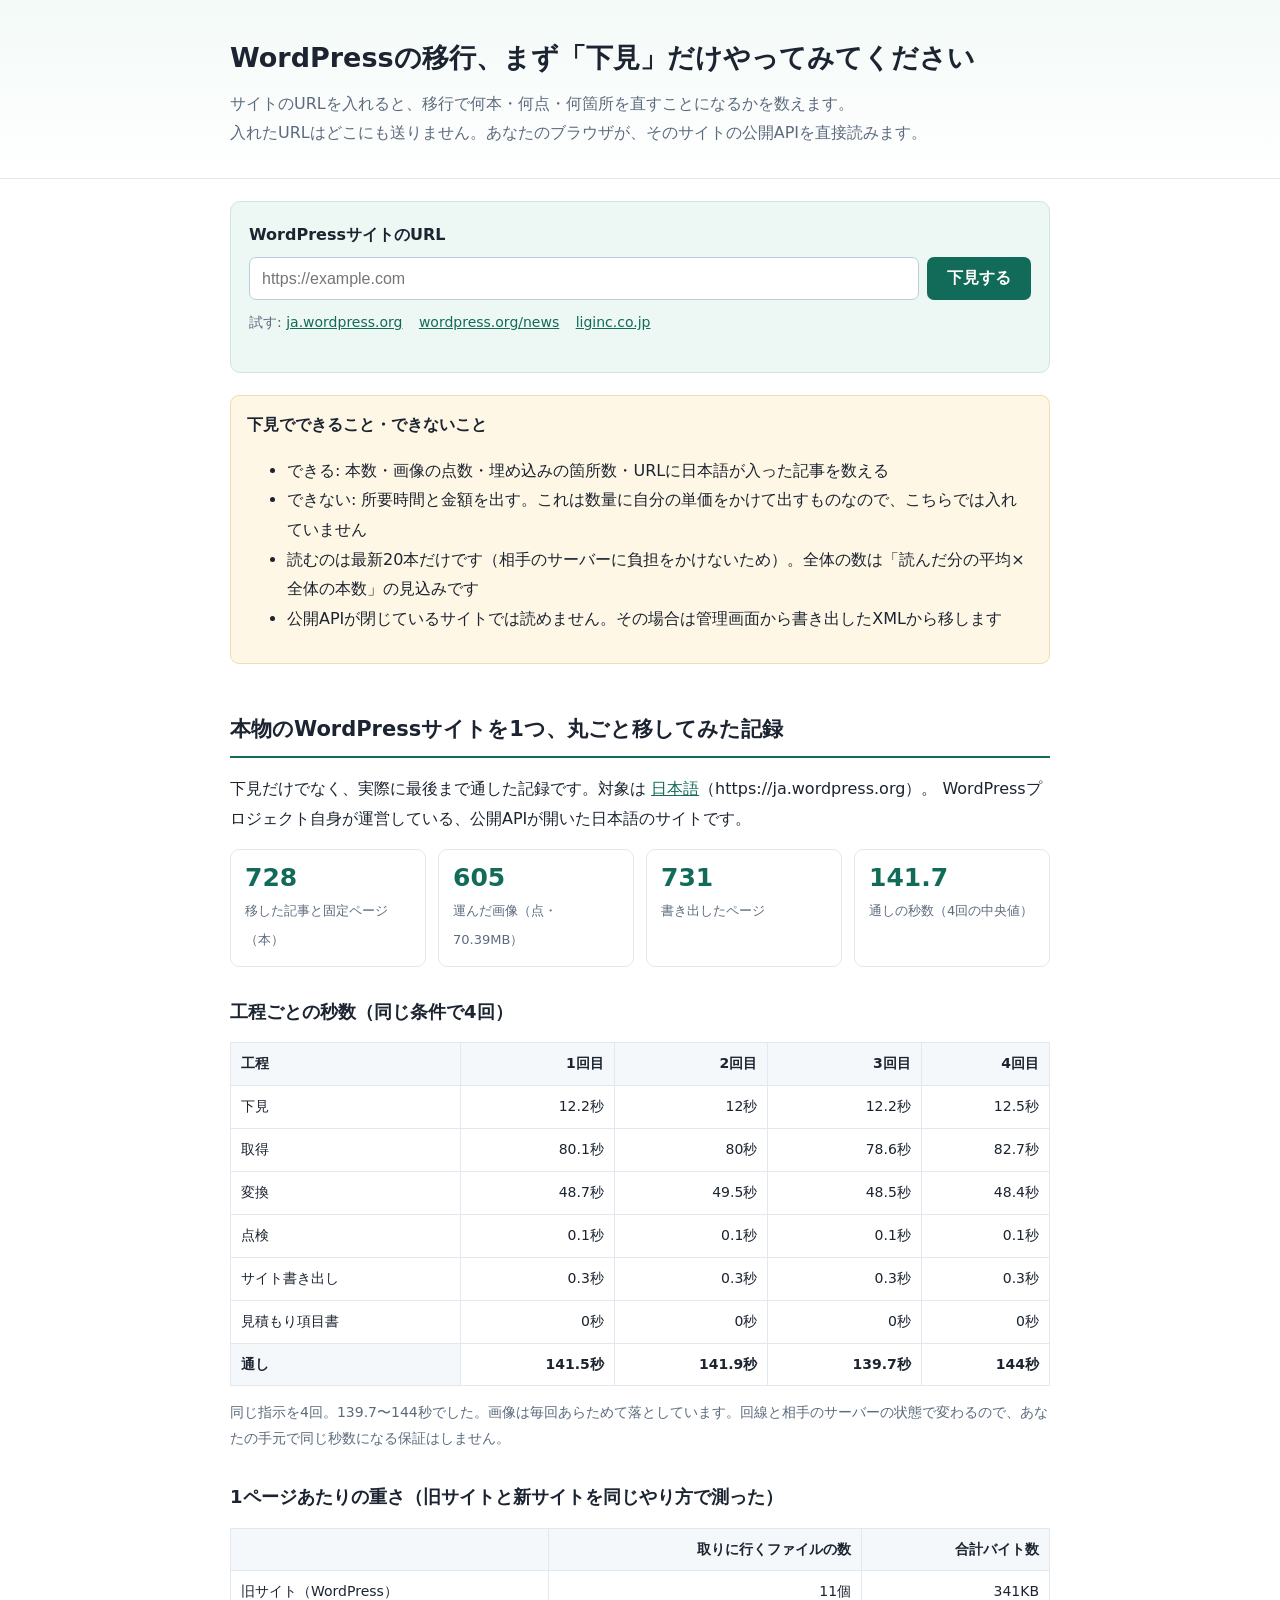
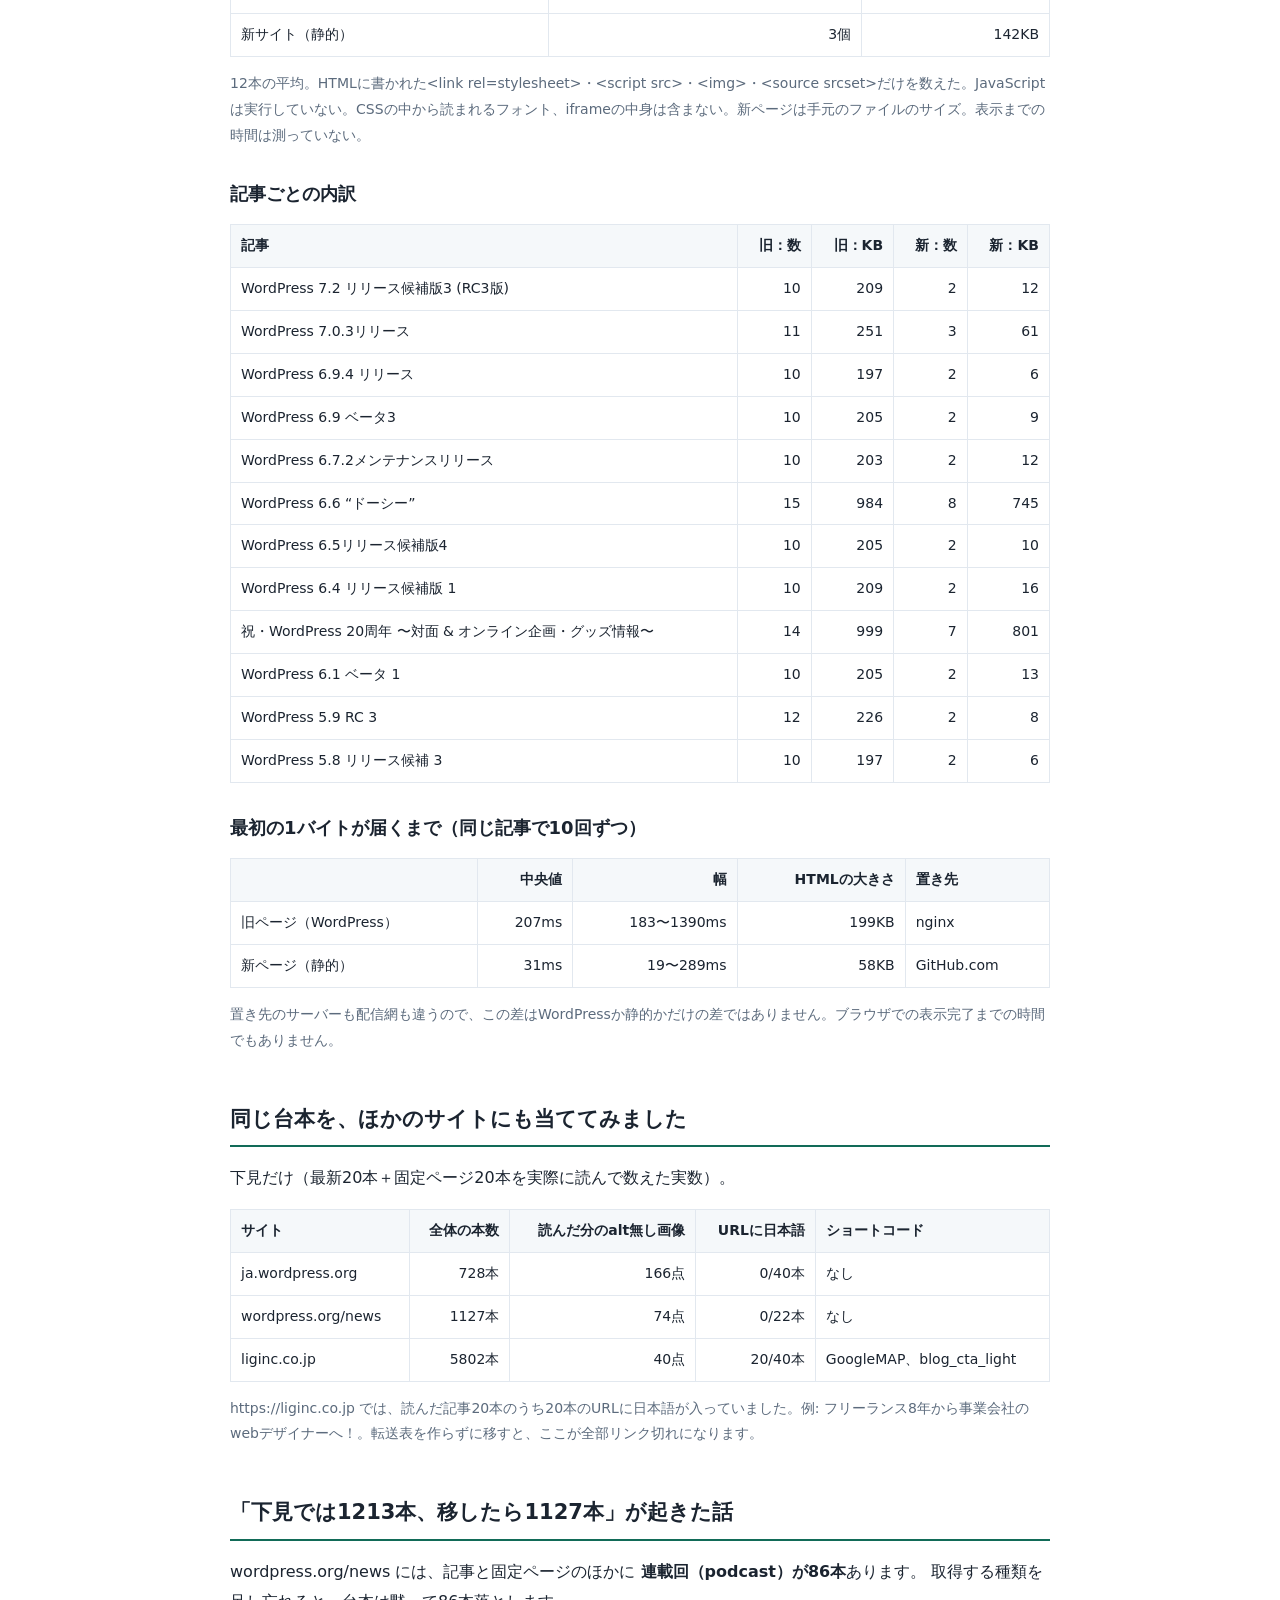
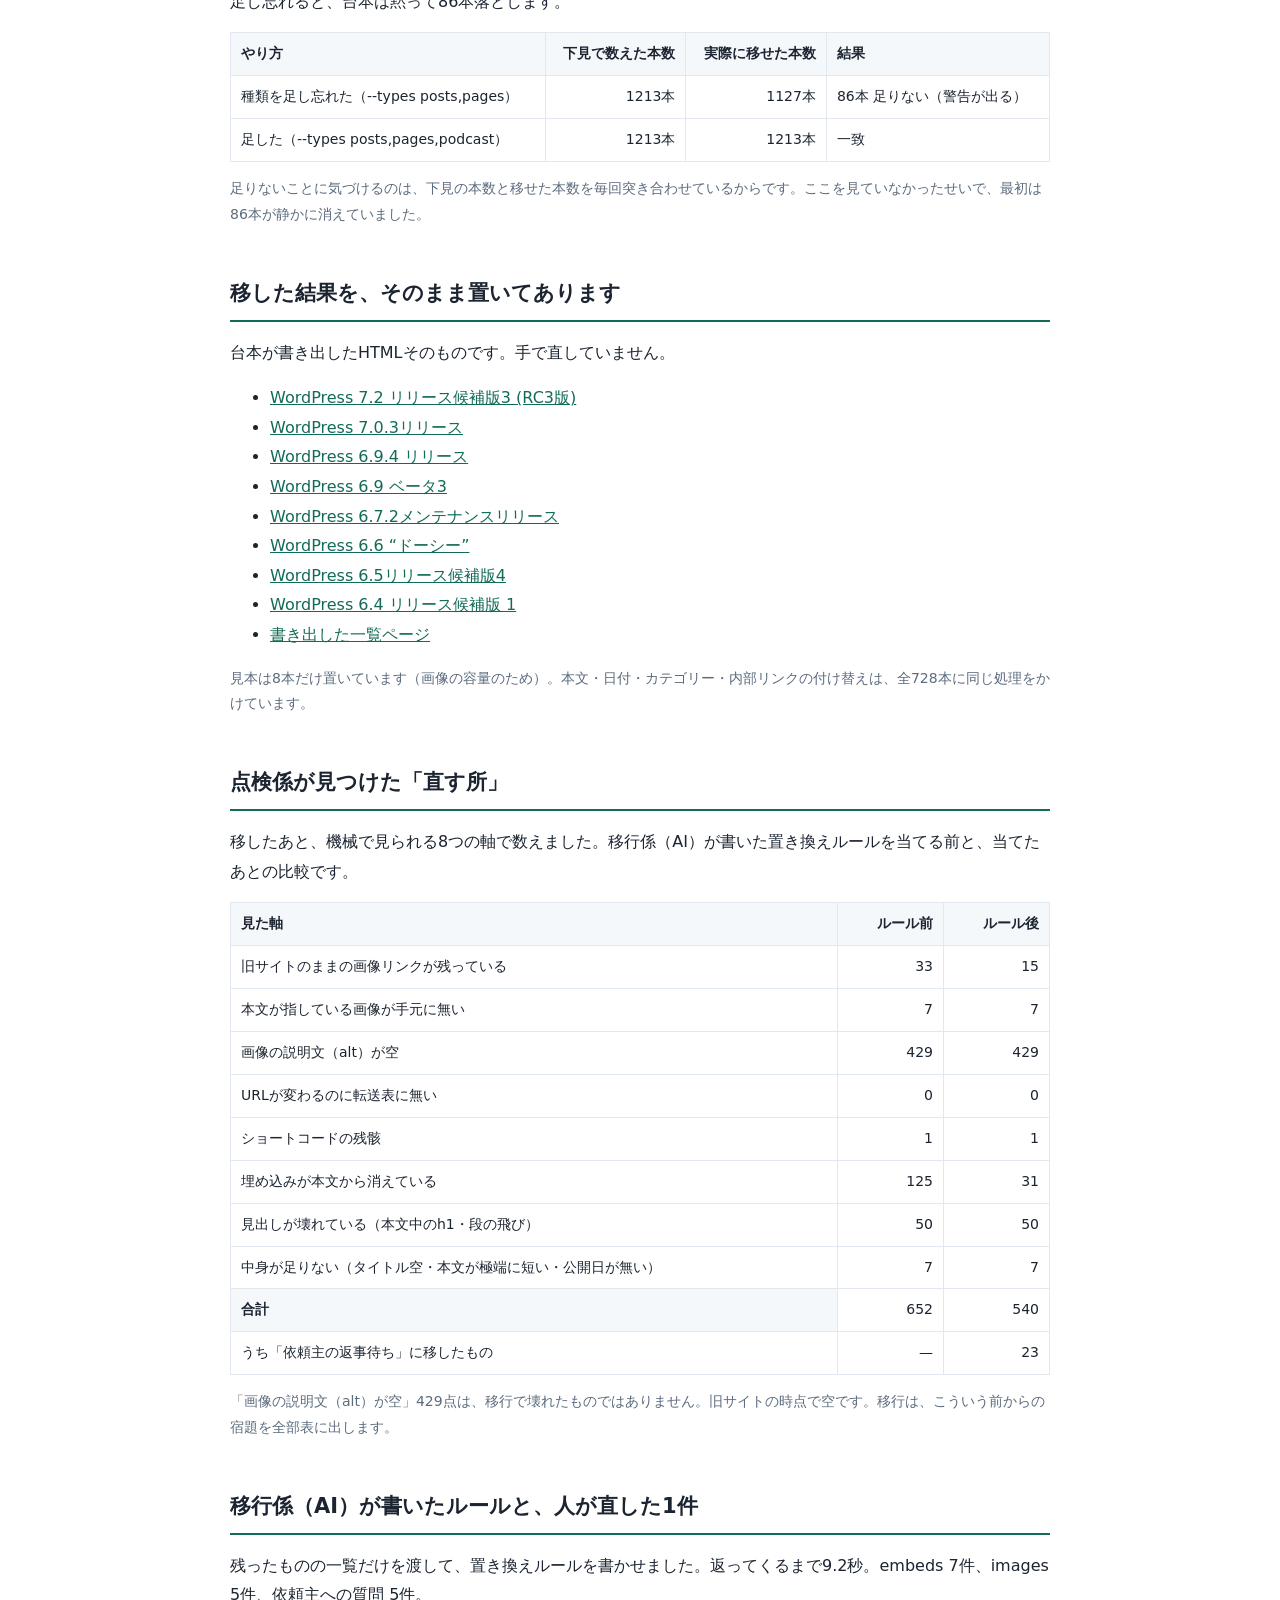
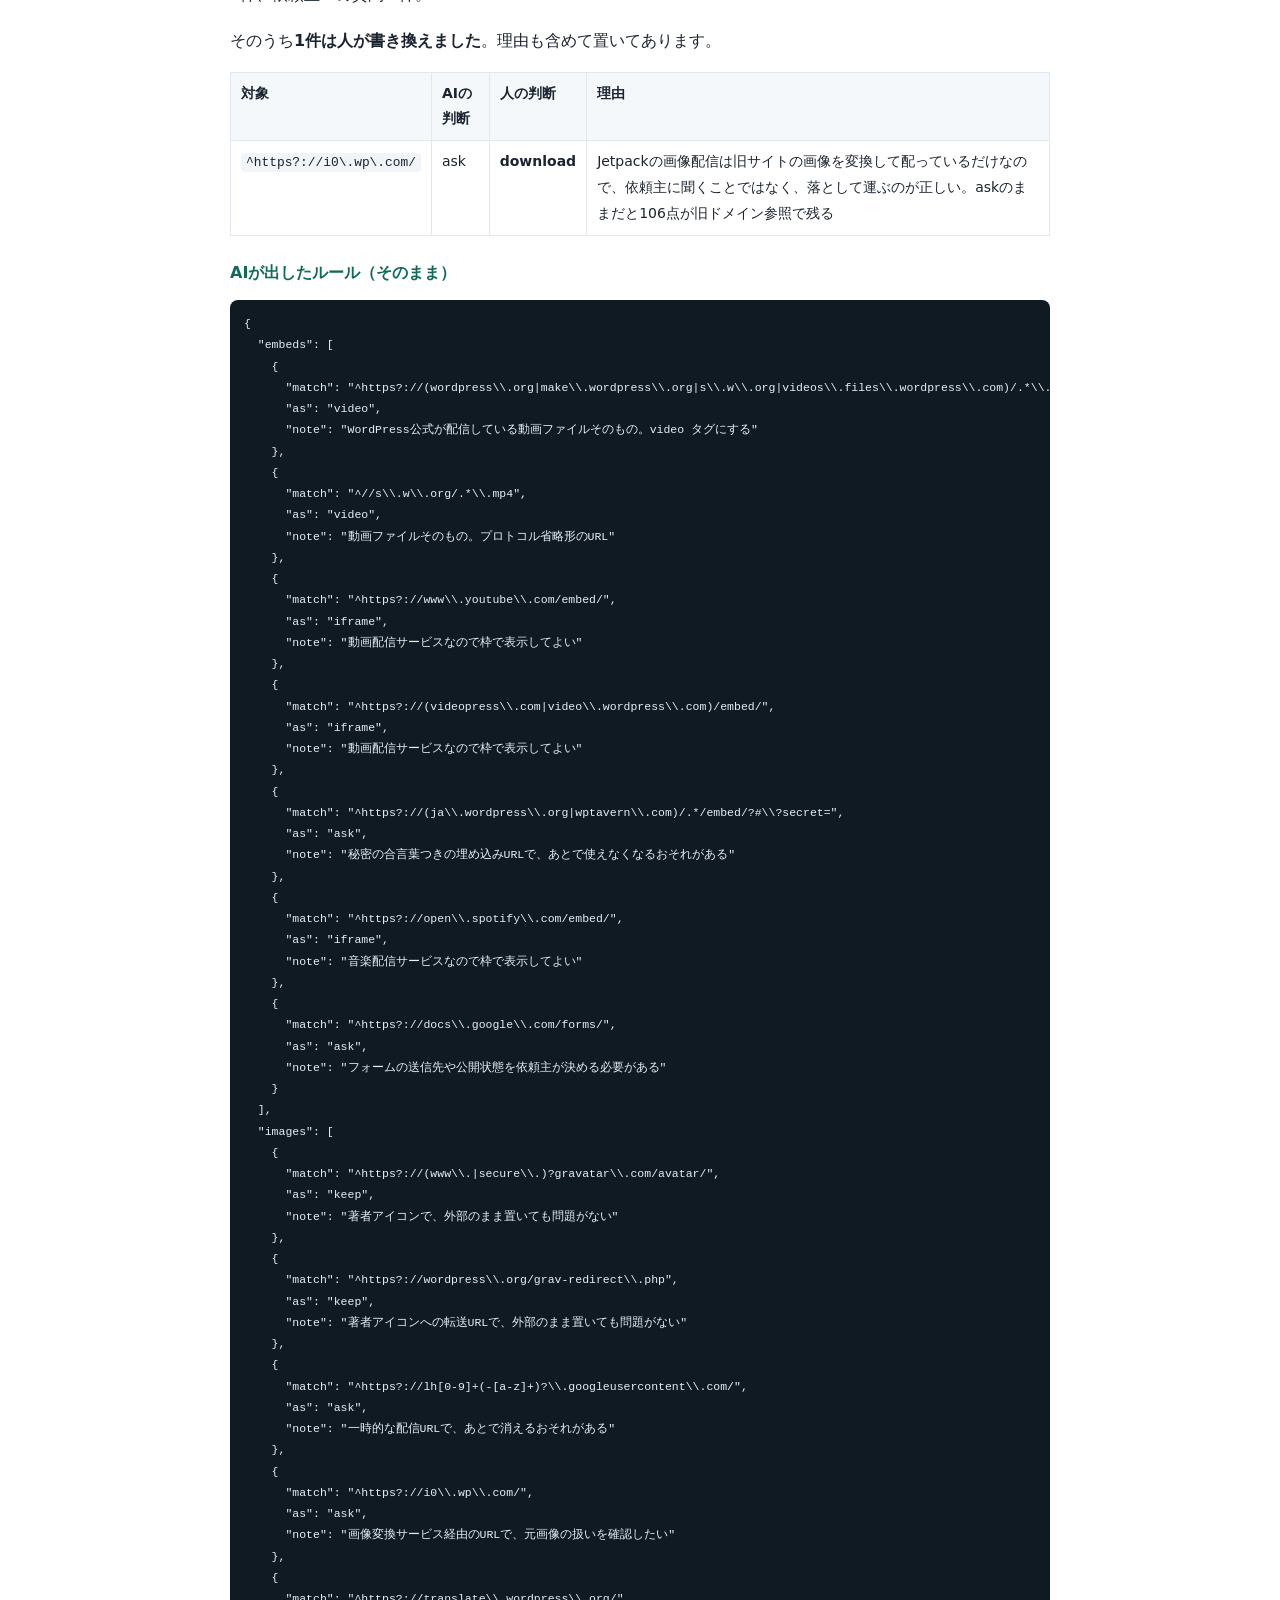
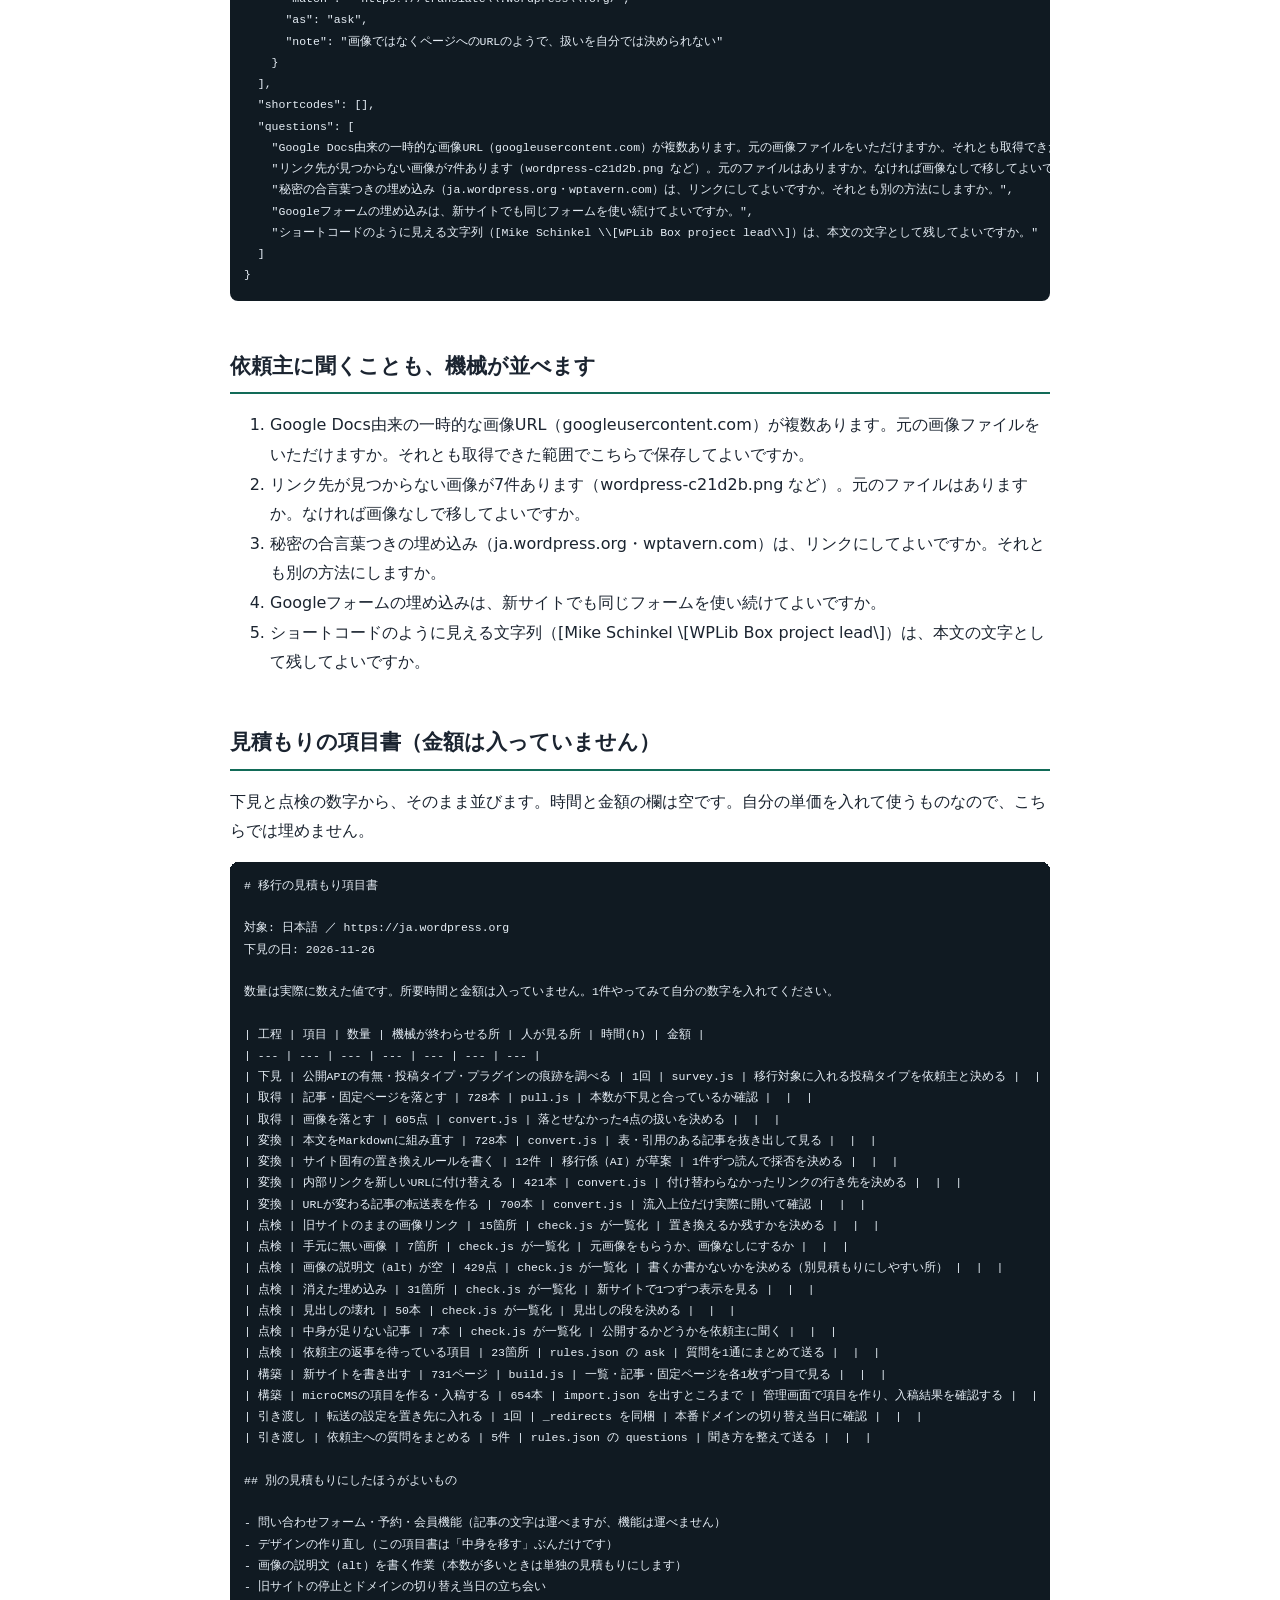
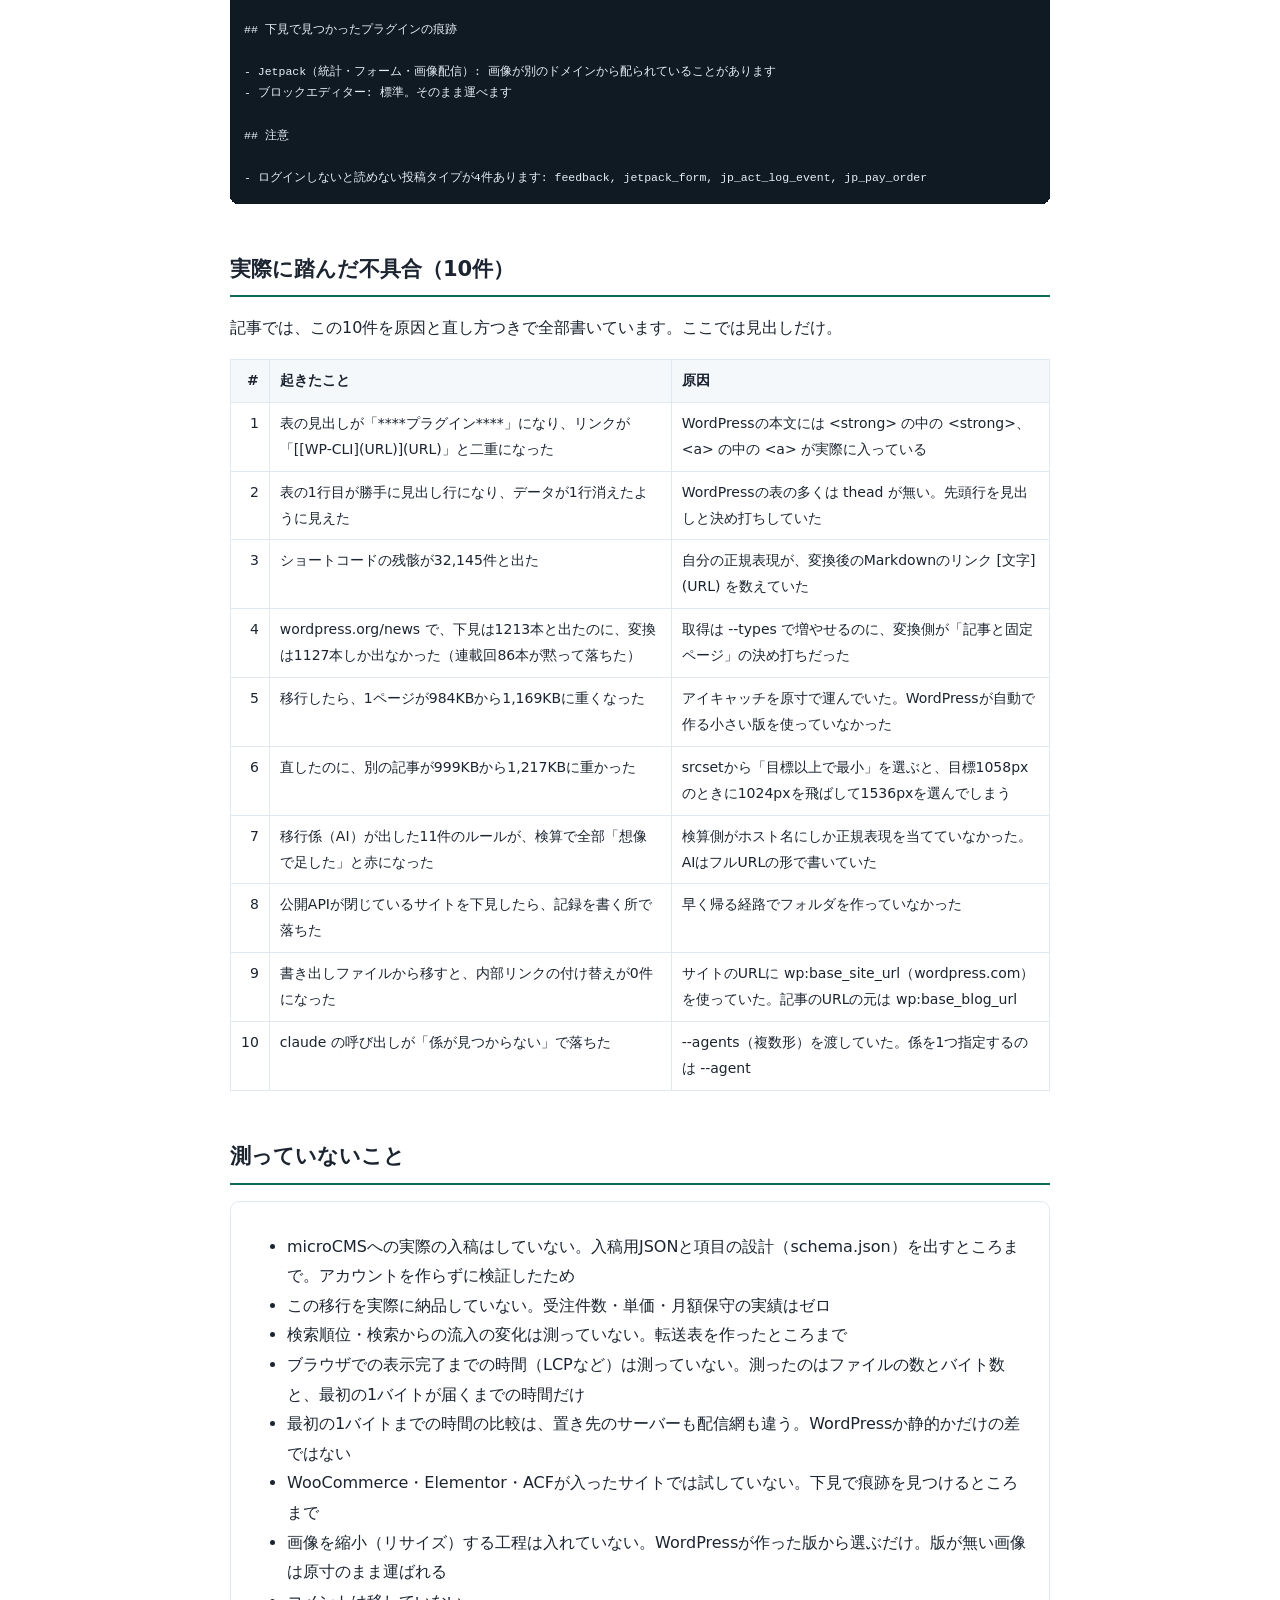
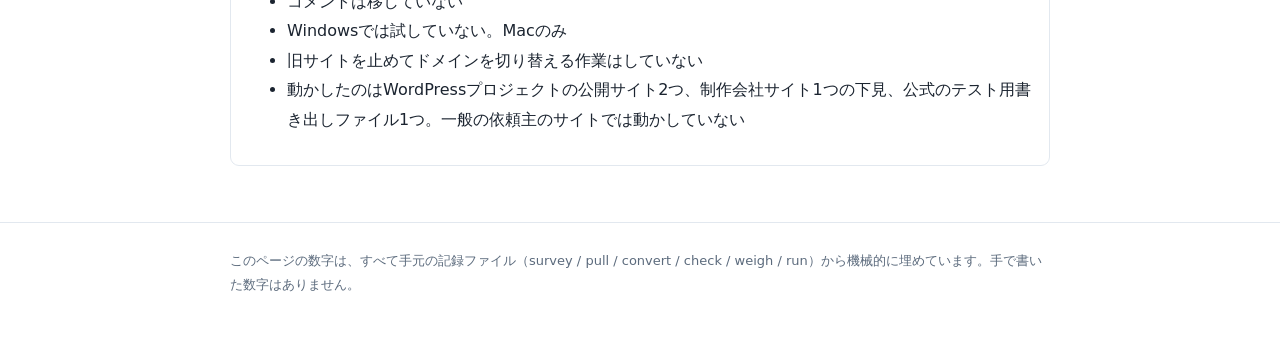
<file: index.html>
<!doctype html>
<html lang="ja">
<meta charset="utf-8">
<meta name="viewport" content="width=device-width,initial-scale=1">
<title>WordPress移行の下見ツール｜実測つきの見本</title>
<meta name="description" content="WordPressサイトのURLを入れると、移行で何本・何点・何箇所を直すことになるかをブラウザの中だけで数えます。本物のWordPressサイト728本を移した実測つき。">
<style>
:root{--ink:#1b2430;--mute:#5c6b7d;--line:#e2e8ef;--bg:#fff;--acc:#126b58;--accbg:#edf7f4;--bad:#b23;--warn:#fff7e6}
*{box-sizing:border-box}
body{margin:0;background:var(--bg);color:var(--ink);font:16px/1.85 system-ui,-apple-system,"Hiragino Kaku Gothic ProN","Noto Sans JP",sans-serif}
.wrap{max-width:860px;margin:0 auto;padding:0 20px}
a{color:var(--acc)}
header{background:linear-gradient(180deg,#f3faf8,#fff);border-bottom:1px solid var(--line);padding:38px 0 30px}
h1{font-size:27px;line-height:1.5;margin:0 0 10px}
h2{font-size:21px;margin:46px 0 12px;padding-bottom:7px;border-bottom:2px solid var(--acc)}
h3{font-size:18px;margin:28px 0 8px}
h4{font-size:16px;margin:22px 0 6px;color:var(--acc)}
.lead{color:var(--mute);margin:0}
form{background:var(--accbg);border:1px solid #cfe6df;border-radius:10px;padding:18px;margin:22px 0}
label{display:block;font-weight:600;margin-bottom:8px}
.r{display:flex;gap:8px;flex-wrap:wrap}
input[type=url]{flex:1 1 260px;padding:11px 12px;font-size:16px;border:1px solid #bcd;border-radius:7px}
button{padding:11px 20px;font-size:16px;border:0;border-radius:7px;background:var(--acc);color:#fff;font-weight:600;cursor:pointer}
button:disabled{opacity:.5}
.samples{margin-top:10px;font-size:14px;color:var(--mute)}
.samples a{margin-right:12px}
#result{margin-top:18px}
#result table{border-collapse:collapse;width:100%;font-size:14px;margin:12px 0}
#result th,#result td{border:1px solid var(--line);padding:7px 9px;text-align:left;vertical-align:top}
#result thead tr th,#result thead tr td{background:#f5f8fa;font-weight:600}
table{border-collapse:collapse;width:100%;font-size:14px;margin:14px 0}
th,td{border:1px solid var(--line);padding:8px 10px;text-align:left;vertical-align:top}
th{background:#f5f8fa}
td.n,th.n{text-align:right;font-variant-numeric:tabular-nums}
.bad{background:#fdeeee;border:1px solid #f2c6c6;border-radius:8px;padding:12px}
.note{color:var(--mute);font-size:14px}
.log{color:var(--mute)}
pre{background:#101a22;color:#e6eef6;padding:14px;border-radius:8px;overflow-x:auto;font-size:12.5px;line-height:1.7}
code{background:#f1f4f8;padding:2px 5px;border-radius:4px;font-size:.92em}
pre code{background:none;padding:0}
.box{border:1px solid var(--line);border-radius:9px;padding:14px 16px;margin:16px 0}
.box.warn{background:var(--warn);border-color:#f0dcae}
.kpi{display:flex;gap:12px;flex-wrap:wrap;margin:16px 0}
.kpi div{flex:1 1 150px;border:1px solid var(--line);border-radius:9px;padding:12px 14px}
.kpi b{display:block;font-size:25px;line-height:1.3;color:var(--acc);font-variant-numeric:tabular-nums}
.kpi span{font-size:13px;color:var(--mute)}
footer{border-top:1px solid var(--line);margin-top:56px;padding:26px 0;color:var(--mute);font-size:13px}
ul.slugs{font-size:14px}
@media(prefers-color-scheme:dark){:root{--ink:#e6ecf3;--mute:#9bb;--line:#2a333f;--bg:#111821;--acc:#4ec3a7;--accbg:#16232a;--warn:#2b2516}
header{background:linear-gradient(180deg,#16232a,#111821)}th,#result thead tr th{background:#1a232d}code{background:#1a232d}
input[type=url]{background:#0d141b;color:#e6ecf3;border-color:#2a333f}.bad{background:#2b1718;border-color:#5a2c2c}}
</style>
<header><div class="wrap">
<h1>WordPressの移行、まず「下見」だけやってみてください</h1>
<p class="lead">サイトのURLを入れると、移行で何本・何点・何箇所を直すことになるかを数えます。<br>
入れたURLはどこにも送りません。あなたのブラウザが、そのサイトの公開APIを直接読みます。</p>
</div></header>

<main class="wrap">

<form id="shitami">
  <label for="site">WordPressサイトのURL</label>
  <div class="r">
    <input type="url" id="site" placeholder="https://example.com" autocomplete="url">
    <button id="go" type="submit">下見する</button>
  </div>
  <p class="samples">試す: 
    <a href="#" data-sample="https://ja.wordpress.org">ja.wordpress.org</a>
    <a href="#" data-sample="https://wordpress.org/news">wordpress.org/news</a>
    <a href="#" data-sample="https://liginc.co.jp">liginc.co.jp</a>
  </p>
  <div id="result"></div>
</form>

<div class="box warn">
<strong>下見でできること・できないこと</strong>
<ul>
<li>できる: 本数・画像の点数・埋め込みの箇所数・URLに日本語が入った記事を数える</li>
<li>できない: 所要時間と金額を出す。これは数量に自分の単価をかけて出すものなので、こちらでは入れていません</li>
<li>読むのは最新20本だけです（相手のサーバーに負担をかけないため）。全体の数は「読んだ分の平均×全体の本数」の見込みです</li>
<li>公開APIが閉じているサイトでは読めません。その場合は管理画面から書き出したXMLから移します</li>
</ul>
</div>

<h2>本物のWordPressサイトを1つ、丸ごと移してみた記録</h2>

<p>下見だけでなく、実際に最後まで通した記録です。対象は <a href="https://ja.wordpress.org">日本語</a>（https://ja.wordpress.org）。
WordPressプロジェクト自身が運営している、公開APIが開いた日本語のサイトです。</p>

<div class="kpi">
<div><b>728</b><span>移した記事と固定ページ（本）</span></div>
<div><b>605</b><span>運んだ画像（点・70.39MB）</span></div>
<div><b>731</b><span>書き出したページ</span></div>
<div><b>141.7</b><span>通しの秒数（4回の中央値）</span></div>
</div>

<h3>工程ごとの秒数（同じ条件で4回）</h3>
<table>
<thead><tr><th>工程</th><th class="n">1回目</th><th class="n">2回目</th><th class="n">3回目</th><th class="n">4回目</th></tr></thead>
<tbody>
<tr><td>下見</td><td class="n">12.2秒</td><td class="n">12秒</td><td class="n">12.2秒</td><td class="n">12.5秒</td></tr>
<tr><td>取得</td><td class="n">80.1秒</td><td class="n">80秒</td><td class="n">78.6秒</td><td class="n">82.7秒</td></tr>
<tr><td>変換</td><td class="n">48.7秒</td><td class="n">49.5秒</td><td class="n">48.5秒</td><td class="n">48.4秒</td></tr>
<tr><td>点検</td><td class="n">0.1秒</td><td class="n">0.1秒</td><td class="n">0.1秒</td><td class="n">0.1秒</td></tr>
<tr><td>サイト書き出し</td><td class="n">0.3秒</td><td class="n">0.3秒</td><td class="n">0.3秒</td><td class="n">0.3秒</td></tr>
<tr><td>見積もり項目書</td><td class="n">0秒</td><td class="n">0秒</td><td class="n">0秒</td><td class="n">0秒</td></tr>
<tr><th>通し</th><td class="n"><strong>141.5秒</strong></td><td class="n"><strong>141.9秒</strong></td><td class="n"><strong>139.7秒</strong></td><td class="n"><strong>144秒</strong></td></tr>
</tbody>
</table>
<p class="note">同じ指示を4回。139.7〜144秒でした。画像は毎回あらためて落としています。回線と相手のサーバーの状態で変わるので、あなたの手元で同じ秒数になる保証はしません。</p>

<h3>1ページあたりの重さ（旧サイトと新サイトを同じやり方で測った）</h3>
<table>
<thead><tr><th>　</th><th class="n">取りに行くファイルの数</th><th class="n">合計バイト数</th></tr></thead>
<tbody>
<tr><td>旧サイト（WordPress）</td><td class="n">11個</td><td class="n">341KB</td></tr>
<tr><td>新サイト（静的）</td><td class="n">3個</td><td class="n">142KB</td></tr>
</tbody>
</table>
<p class="note">12本の平均。HTMLに書かれた&lt;link rel=stylesheet&gt;・&lt;script src&gt;・&lt;img&gt;・&lt;source srcset&gt;だけを数えた。JavaScriptは実行していない。CSSの中から読まれるフォント、iframeの中身は含まない。新ページは手元のファイルのサイズ。表示までの時間は測っていない。</p>

<h3>記事ごとの内訳</h3>
<table>
<thead><tr><th>記事</th><th class="n">旧：数</th><th class="n">旧：KB</th><th class="n">新：数</th><th class="n">新：KB</th></tr></thead>
<tbody>
<tr><td>WordPress 7.2 リリース候補版3 (RC3版)</td><td class="n">10</td><td class="n">209</td><td class="n">2</td><td class="n">12</td></tr>
<tr><td>WordPress 7.0.3リリース</td><td class="n">11</td><td class="n">251</td><td class="n">3</td><td class="n">61</td></tr>
<tr><td>WordPress 6.9.4 リリース</td><td class="n">10</td><td class="n">197</td><td class="n">2</td><td class="n">6</td></tr>
<tr><td>WordPress 6.9 ベータ3</td><td class="n">10</td><td class="n">205</td><td class="n">2</td><td class="n">9</td></tr>
<tr><td>WordPress 6.7.2メンテナンスリリース</td><td class="n">10</td><td class="n">203</td><td class="n">2</td><td class="n">12</td></tr>
<tr><td>WordPress 6.6 “ドーシー”</td><td class="n">15</td><td class="n">984</td><td class="n">8</td><td class="n">745</td></tr>
<tr><td>WordPress 6.5リリース候補版4</td><td class="n">10</td><td class="n">205</td><td class="n">2</td><td class="n">10</td></tr>
<tr><td>WordPress 6.4 リリース候補版 1</td><td class="n">10</td><td class="n">209</td><td class="n">2</td><td class="n">16</td></tr>
<tr><td>祝・WordPress 20周年 〜対面 &amp; オンライン企画・グッズ情報〜</td><td class="n">14</td><td class="n">999</td><td class="n">7</td><td class="n">801</td></tr>
<tr><td>WordPress 6.1 ベータ 1</td><td class="n">10</td><td class="n">205</td><td class="n">2</td><td class="n">13</td></tr>
<tr><td>WordPress 5.9 RC 3</td><td class="n">12</td><td class="n">226</td><td class="n">2</td><td class="n">8</td></tr>
<tr><td>WordPress 5.8 リリース候補 3</td><td class="n">10</td><td class="n">197</td><td class="n">2</td><td class="n">6</td></tr>
</tbody>
</table>

<h3>最初の1バイトが届くまで（同じ記事で10回ずつ）</h3>
<table>
<thead><tr><th>　</th><th class="n">中央値</th><th class="n">幅</th><th class="n">HTMLの大きさ</th><th>置き先</th></tr></thead>
<tbody>
<tr><td>旧ページ（WordPress）</td><td class="n">207ms</td><td class="n">183〜1390ms</td><td class="n">199KB</td><td>nginx</td></tr>
<tr><td>新ページ（静的）</td><td class="n">31ms</td><td class="n">19〜289ms</td><td class="n">58KB</td><td>GitHub.com</td></tr>
</tbody>
</table>
<p class="note">置き先のサーバーも配信網も違うので、この差はWordPressか静的かだけの差ではありません。ブラウザでの表示完了までの時間でもありません。</p>

<h2>同じ台本を、ほかのサイトにも当ててみました</h2>
<p>下見だけ（最新20本＋固定ページ20本を実際に読んで数えた実数）。</p>
<table>
<thead><tr><th>サイト</th><th class="n">全体の本数</th><th class="n">読んだ分のalt無し画像</th><th class="n">URLに日本語</th><th>ショートコード</th></tr></thead>
<tbody>
<tr><td>ja.wordpress.org</td><td class="n">728本</td><td class="n">166点</td><td class="n">0/40本</td><td>なし</td></tr>
<tr><td>wordpress.org/news</td><td class="n">1127本</td><td class="n">74点</td><td class="n">0/22本</td><td>なし</td></tr>
<tr><td>liginc.co.jp</td><td class="n">5802本</td><td class="n">40点</td><td class="n">20/40本</td><td>GoogleMAP、blog_cta_light</td></tr>
</tbody>
</table>
<p class="note">https://liginc.co.jp では、読んだ記事20本のうち20本のURLに日本語が入っていました。例: フリーランス8年から事業会社のwebデザイナーへ！。転送表を作らずに移すと、ここが全部リンク切れになります。</p>

<h2>「下見では1213本、移したら1127本」が起きた話</h2>
<p>wordpress.org/news には、記事と固定ページのほかに <strong>連載回（podcast）が86本</strong>あります。
取得する種類を足し忘れると、台本は黙って86本落とします。</p>
<table>
<thead><tr><th>やり方</th><th class="n">下見で数えた本数</th><th class="n">実際に移せた本数</th><th>結果</th></tr></thead>
<tbody>
<tr><td>種類を足し忘れた（--types posts,pages）</td><td class="n">1213本</td><td class="n">1127本</td><td>86本 足りない（警告が出る）</td></tr>
<tr><td>足した（--types posts,pages,podcast）</td><td class="n">1213本</td><td class="n">1213本</td><td>一致</td></tr>
</tbody>
</table>
<p class="note">足りないことに気づけるのは、下見の本数と移せた本数を毎回突き合わせているからです。ここを見ていなかったせいで、最初は86本が静かに消えていました。</p>

<h2>移した結果を、そのまま置いてあります</h2>
<p>台本が書き出したHTMLそのものです。手で直していません。</p>
<ul>
<li><a href="./sample/blog/wordpress-7-2-release-candidate-3/">WordPress 7.2 リリース候補版3 (RC3版)</a></li>
<li><a href="./sample/blog/wordpress-7-0-3-release/">WordPress 7.0.3リリース</a></li>
<li><a href="./sample/blog/wordpress-6-9-4-release/">WordPress 6.9.4 リリース</a></li>
<li><a href="./sample/blog/wordpress-6-9-beta-3/">WordPress 6.9 ベータ3</a></li>
<li><a href="./sample/blog/wordpress-6-7-2-maintenance-release/">WordPress 6.7.2メンテナンスリリース</a></li>
<li><a href="./sample/blog/dorsey/">WordPress 6.6 “ドーシー”</a></li>
<li><a href="./sample/blog/wordpress-6-5-release-candidate-4/">WordPress 6.5リリース候補版4</a></li>
<li><a href="./sample/blog/wordpress-6-4-release-candidate-1/">WordPress 6.4 リリース候補版 1</a></li>
<li><a href="./sample/">書き出した一覧ページ</a></li>
</ul>
<p class="note">見本は8本だけ置いています（画像の容量のため）。本文・日付・カテゴリー・内部リンクの付け替えは、全728本に同じ処理をかけています。</p>

<h2>点検係が見つけた「直す所」</h2>
<p>移したあと、機械で見られる8つの軸で数えました。移行係（AI）が書いた置き換えルールを当てる前と、当てたあとの比較です。</p>
<table>
<thead><tr><th>見た軸</th><th class="n">ルール前</th><th class="n">ルール後</th></tr></thead>
<tbody>
<tr><td>旧サイトのままの画像リンクが残っている</td><td class="n">33</td><td class="n">15</td></tr>
<tr><td>本文が指している画像が手元に無い</td><td class="n">7</td><td class="n">7</td></tr>
<tr><td>画像の説明文（alt）が空</td><td class="n">429</td><td class="n">429</td></tr>
<tr><td>URLが変わるのに転送表に無い</td><td class="n">0</td><td class="n">0</td></tr>
<tr><td>ショートコードの残骸</td><td class="n">1</td><td class="n">1</td></tr>
<tr><td>埋め込みが本文から消えている</td><td class="n">125</td><td class="n">31</td></tr>
<tr><td>見出しが壊れている（本文中のh1・段の飛び）</td><td class="n">50</td><td class="n">50</td></tr>
<tr><td>中身が足りない（タイトル空・本文が極端に短い・公開日が無い）</td><td class="n">7</td><td class="n">7</td></tr>
<tr><th>合計</th><td class="n">652</td><td class="n">540</td></tr>
<tr><td>うち「依頼主の返事待ち」に移したもの</td><td class="n">—</td><td class="n">23</td></tr>
</tbody>
</table>
<p class="note">「画像の説明文（alt）が空」429点は、移行で壊れたものではありません。旧サイトの時点で空です。移行は、こういう前からの宿題を全部表に出します。</p>

<h2>移行係（AI）が書いたルールと、人が直した1件</h2>
<p>残ったものの一覧だけを渡して、置き換えルールを書かせました。返ってくるまで9.2秒。embeds 7件、images 5件、依頼主への質問 5件。</p>
<p>そのうち<strong>1件は人が書き換えました</strong>。理由も含めて置いてあります。</p>
<table>
<thead><tr><th>対象</th><th>AIの判断</th><th>人の判断</th><th>理由</th></tr></thead>
<tbody>
<tr><td><code>^https?://i0\.wp\.com/</code></td><td>ask</td><td><strong>download</strong></td><td>Jetpackの画像配信は旧サイトの画像を変換して配っているだけなので、依頼主に聞くことではなく、落として運ぶのが正しい。askのままだと106点が旧ドメイン参照で残る</td></tr>
</tbody>
</table>

<h4>AIが出したルール（そのまま）</h4>
<pre><code>{
  "embeds": [
    {
      "match": "^https?://(wordpress\\.org|make\\.wordpress\\.org|s\\.w\\.org|videos\\.files\\.wordpress\\.com)/.*\\.mp4",
      "as": "video",
      "note": "WordPress公式が配信している動画ファイルそのもの。video タグにする"
    },
    {
      "match": "^//s\\.w\\.org/.*\\.mp4",
      "as": "video",
      "note": "動画ファイルそのもの。プロトコル省略形のURL"
    },
    {
      "match": "^https?://www\\.youtube\\.com/embed/",
      "as": "iframe",
      "note": "動画配信サービスなので枠で表示してよい"
    },
    {
      "match": "^https?://(videopress\\.com|video\\.wordpress\\.com)/embed/",
      "as": "iframe",
      "note": "動画配信サービスなので枠で表示してよい"
    },
    {
      "match": "^https?://(ja\\.wordpress\\.org|wptavern\\.com)/.*/embed/?#\\?secret=",
      "as": "ask",
      "note": "秘密の合言葉つきの埋め込みURLで、あとで使えなくなるおそれがある"
    },
    {
      "match": "^https?://open\\.spotify\\.com/embed/",
      "as": "iframe",
      "note": "音楽配信サービスなので枠で表示してよい"
    },
    {
      "match": "^https?://docs\\.google\\.com/forms/",
      "as": "ask",
      "note": "フォームの送信先や公開状態を依頼主が決める必要がある"
    }
  ],
  "images": [
    {
      "match": "^https?://(www\\.|secure\\.)?gravatar\\.com/avatar/",
      "as": "keep",
      "note": "著者アイコンで、外部のまま置いても問題がない"
    },
    {
      "match": "^https?://wordpress\\.org/grav-redirect\\.php",
      "as": "keep",
      "note": "著者アイコンへの転送URLで、外部のまま置いても問題がない"
    },
    {
      "match": "^https?://lh[0-9]+(-[a-z]+)?\\.googleusercontent\\.com/",
      "as": "ask",
      "note": "一時的な配信URLで、あとで消えるおそれがある"
    },
    {
      "match": "^https?://i0\\.wp\\.com/",
      "as": "ask",
      "note": "画像変換サービス経由のURLで、元画像の扱いを確認したい"
    },
    {
      "match": "^https?://translate\\.wordpress\\.org/",
      "as": "ask",
      "note": "画像ではなくページへのURLのようで、扱いを自分では決められない"
    }
  ],
  "shortcodes": [],
  "questions": [
    "Google Docs由来の一時的な画像URL（googleusercontent.com）が複数あります。元の画像ファイルをいただけますか。それとも取得できた範囲でこちらで保存してよいですか。",
    "リンク先が見つからない画像が7件あります（wordpress-c21d2b.png など）。元のファイルはありますか。なければ画像なしで移してよいですか。",
    "秘密の合言葉つきの埋め込み（ja.wordpress.org・wptavern.com）は、リンクにしてよいですか。それとも別の方法にしますか。",
    "Googleフォームの埋め込みは、新サイトでも同じフォームを使い続けてよいですか。",
    "ショートコードのように見える文字列（[Mike Schinkel \\[WPLib Box project lead\\]）は、本文の文字として残してよいですか。"
  ]
}</code></pre>

<h2>依頼主に聞くことも、機械が並べます</h2>
<ol>
<li>Google Docs由来の一時的な画像URL（googleusercontent.com）が複数あります。元の画像ファイルをいただけますか。それとも取得できた範囲でこちらで保存してよいですか。</li>
<li>リンク先が見つからない画像が7件あります（wordpress-c21d2b.png など）。元のファイルはありますか。なければ画像なしで移してよいですか。</li>
<li>秘密の合言葉つきの埋め込み（ja.wordpress.org・wptavern.com）は、リンクにしてよいですか。それとも別の方法にしますか。</li>
<li>Googleフォームの埋め込みは、新サイトでも同じフォームを使い続けてよいですか。</li>
<li>ショートコードのように見える文字列（[Mike Schinkel \[WPLib Box project lead\]）は、本文の文字として残してよいですか。</li>
</ol>

<h2>見積もりの項目書（金額は入っていません）</h2>
<p>下見と点検の数字から、そのまま並びます。時間と金額の欄は空です。自分の単価を入れて使うものなので、こちらでは埋めません。</p>
<pre><code># 移行の見積もり項目書

対象: 日本語 ／ https://ja.wordpress.org
下見の日: 2026-11-26

数量は実際に数えた値です。所要時間と金額は入っていません。1件やってみて自分の数字を入れてください。

| 工程 | 項目 | 数量 | 機械が終わらせる所 | 人が見る所 | 時間(h) | 金額 |
| --- | --- | --- | --- | --- | --- | --- |
| 下見 | 公開APIの有無・投稿タイプ・プラグインの痕跡を調べる | 1回 | survey.js | 移行対象に入れる投稿タイプを依頼主と決める |  |  |
| 取得 | 記事・固定ページを落とす | 728本 | pull.js | 本数が下見と合っているか確認 |  |  |
| 取得 | 画像を落とす | 605点 | convert.js | 落とせなかった4点の扱いを決める |  |  |
| 変換 | 本文をMarkdownに組み直す | 728本 | convert.js | 表・引用のある記事を抜き出して見る |  |  |
| 変換 | サイト固有の置き換えルールを書く | 12件 | 移行係（AI）が草案 | 1件ずつ読んで採否を決める |  |  |
| 変換 | 内部リンクを新しいURLに付け替える | 421本 | convert.js | 付け替わらなかったリンクの行き先を決める |  |  |
| 変換 | URLが変わる記事の転送表を作る | 700本 | convert.js | 流入上位だけ実際に開いて確認 |  |  |
| 点検 | 旧サイトのままの画像リンク | 15箇所 | check.js が一覧化 | 置き換えるか残すかを決める |  |  |
| 点検 | 手元に無い画像 | 7箇所 | check.js が一覧化 | 元画像をもらうか、画像なしにするか |  |  |
| 点検 | 画像の説明文（alt）が空 | 429点 | check.js が一覧化 | 書くか書かないかを決める（別見積もりにしやすい所） |  |  |
| 点検 | 消えた埋め込み | 31箇所 | check.js が一覧化 | 新サイトで1つずつ表示を見る |  |  |
| 点検 | 見出しの壊れ | 50本 | check.js が一覧化 | 見出しの段を決める |  |  |
| 点検 | 中身が足りない記事 | 7本 | check.js が一覧化 | 公開するかどうかを依頼主に聞く |  |  |
| 点検 | 依頼主の返事を待っている項目 | 23箇所 | rules.json の ask | 質問を1通にまとめて送る |  |  |
| 構築 | 新サイトを書き出す | 731ページ | build.js | 一覧・記事・固定ページを各1枚ずつ目で見る |  |  |
| 構築 | microCMSの項目を作る・入稿する | 654本 | import.json を出すところまで | 管理画面で項目を作り、入稿結果を確認する |  |  |
| 引き渡し | 転送の設定を置き先に入れる | 1回 | _redirects を同梱 | 本番ドメインの切り替え当日に確認 |  |  |
| 引き渡し | 依頼主への質問をまとめる | 5件 | rules.json の questions | 聞き方を整えて送る |  |  |

## 別の見積もりにしたほうがよいもの

- 問い合わせフォーム・予約・会員機能（記事の文字は運べますが、機能は運べません）
- デザインの作り直し（この項目書は「中身を移す」ぶんだけです）
- 画像の説明文（alt）を書く作業（本数が多いときは単独の見積もりにします）
- 旧サイトの停止とドメインの切り替え当日の立ち会い

## 下見で見つかったプラグインの痕跡

- Jetpack（統計・フォーム・画像配信）: 画像が別のドメインから配られていることがあります
- ブロックエディター: 標準。そのまま運べます

## 注意

- ログインしないと読めない投稿タイプが4件あります: feedback, jetpack_form, jp_act_log_event, jp_pay_order
</code></pre>

<h2>実際に踏んだ不具合（10件）</h2>
<p>記事では、この10件を原因と直し方つきで全部書いています。ここでは見出しだけ。</p>
<table>
<thead><tr><th class="n">#</th><th>起きたこと</th><th>原因</th></tr></thead>
<tbody>
<tr><td class="n">1</td><td>表の見出しが「****プラグイン****」になり、リンクが「[[WP-CLI](URL)](URL)」と二重になった</td><td>WordPressの本文には &lt;strong&gt; の中の &lt;strong&gt;、&lt;a&gt; の中の &lt;a&gt; が実際に入っている</td></tr>
<tr><td class="n">2</td><td>表の1行目が勝手に見出し行になり、データが1行消えたように見えた</td><td>WordPressの表の多くは thead が無い。先頭行を見出しと決め打ちしていた</td></tr>
<tr><td class="n">3</td><td>ショートコードの残骸が32,145件と出た</td><td>自分の正規表現が、変換後のMarkdownのリンク [文字](URL) を数えていた</td></tr>
<tr><td class="n">4</td><td>wordpress.org/news で、下見は1213本と出たのに、変換は1127本しか出なかった（連載回86本が黙って落ちた）</td><td>取得は --types で増やせるのに、変換側が「記事と固定ページ」の決め打ちだった</td></tr>
<tr><td class="n">5</td><td>移行したら、1ページが984KBから1,169KBに重くなった</td><td>アイキャッチを原寸で運んでいた。WordPressが自動で作る小さい版を使っていなかった</td></tr>
<tr><td class="n">6</td><td>直したのに、別の記事が999KBから1,217KBに重かった</td><td>srcsetから「目標以上で最小」を選ぶと、目標1058pxのときに1024pxを飛ばして1536pxを選んでしまう</td></tr>
<tr><td class="n">7</td><td>移行係（AI）が出した11件のルールが、検算で全部「想像で足した」と赤になった</td><td>検算側がホスト名にしか正規表現を当てていなかった。AIはフルURLの形で書いていた</td></tr>
<tr><td class="n">8</td><td>公開APIが閉じているサイトを下見したら、記録を書く所で落ちた</td><td>早く帰る経路でフォルダを作っていなかった</td></tr>
<tr><td class="n">9</td><td>書き出しファイルから移すと、内部リンクの付け替えが0件になった</td><td>サイトのURLに wp:base_site_url（wordpress.com）を使っていた。記事のURLの元は wp:base_blog_url</td></tr>
<tr><td class="n">10</td><td>claude の呼び出しが「係が見つからない」で落ちた</td><td>--agents（複数形）を渡していた。係を1つ指定するのは --agent</td></tr>
</tbody>
</table>

<h2>測っていないこと</h2>
<div class="box">
<ul>
<li>microCMSへの実際の入稿はしていない。入稿用JSONと項目の設計（schema.json）を出すところまで。アカウントを作らずに検証したため</li>
<li>この移行を実際に納品していない。受注件数・単価・月額保守の実績はゼロ</li>
<li>検索順位・検索からの流入の変化は測っていない。転送表を作ったところまで</li>
<li>ブラウザでの表示完了までの時間（LCPなど）は測っていない。測ったのはファイルの数とバイト数と、最初の1バイトが届くまでの時間だけ</li>
<li>最初の1バイトまでの時間の比較は、置き先のサーバーも配信網も違う。WordPressか静的かだけの差ではない</li>
<li>WooCommerce・Elementor・ACFが入ったサイトでは試していない。下見で痕跡を見つけるところまで</li>
<li>画像を縮小（リサイズ）する工程は入れていない。WordPressが作った版から選ぶだけ。版が無い画像は原寸のまま運ばれる</li>
<li>コメントは移していない</li>
<li>Windowsでは試していない。Macのみ</li>
<li>旧サイトを止めてドメインを切り替える作業はしていない</li>
<li>動かしたのはWordPressプロジェクトの公開サイト2つ、制作会社サイト1つの下見、公式のテスト用書き出しファイル1つ。一般の依頼主のサイトでは動かしていない</li>
</ul>
</div>
<div class="box" style="display:none"><ul>
<li><strong>ブラウザでの表示時間は測っていません。</strong>ファイルの数とバイト数だけです</li>
<li><strong>microCMSへの実際の入稿はしていません。</strong>入稿用のJSONと項目の設計までです（アカウントを作らずに検証したため）</li>
<li><strong>この移行を納品していません。</strong>受注件数・単価・月額保守の実績はありません</li>
<li><strong>検索順位の変化は測っていません。</strong>転送表を作ったところまでです</li>
<li>秒数は1本の回線での実測です。あなたの手元で同じになる保証はしません</li>
<li>対象はWordPressプロジェクトの公開サイト1つと、書き出しファイル1つ（WordPress公式のテスト用データ）です</li>
</ul>
</div>

</main>
<footer><div class="wrap">このページの数字は、すべて手元の記録ファイル（survey / pull / convert / check / weigh / run）から機械的に埋めています。手で書いた数字はありません。</div></footer>
<script src="./check_core.js"></script>
<script src="./shitami.js"></script>
</html>
</file>
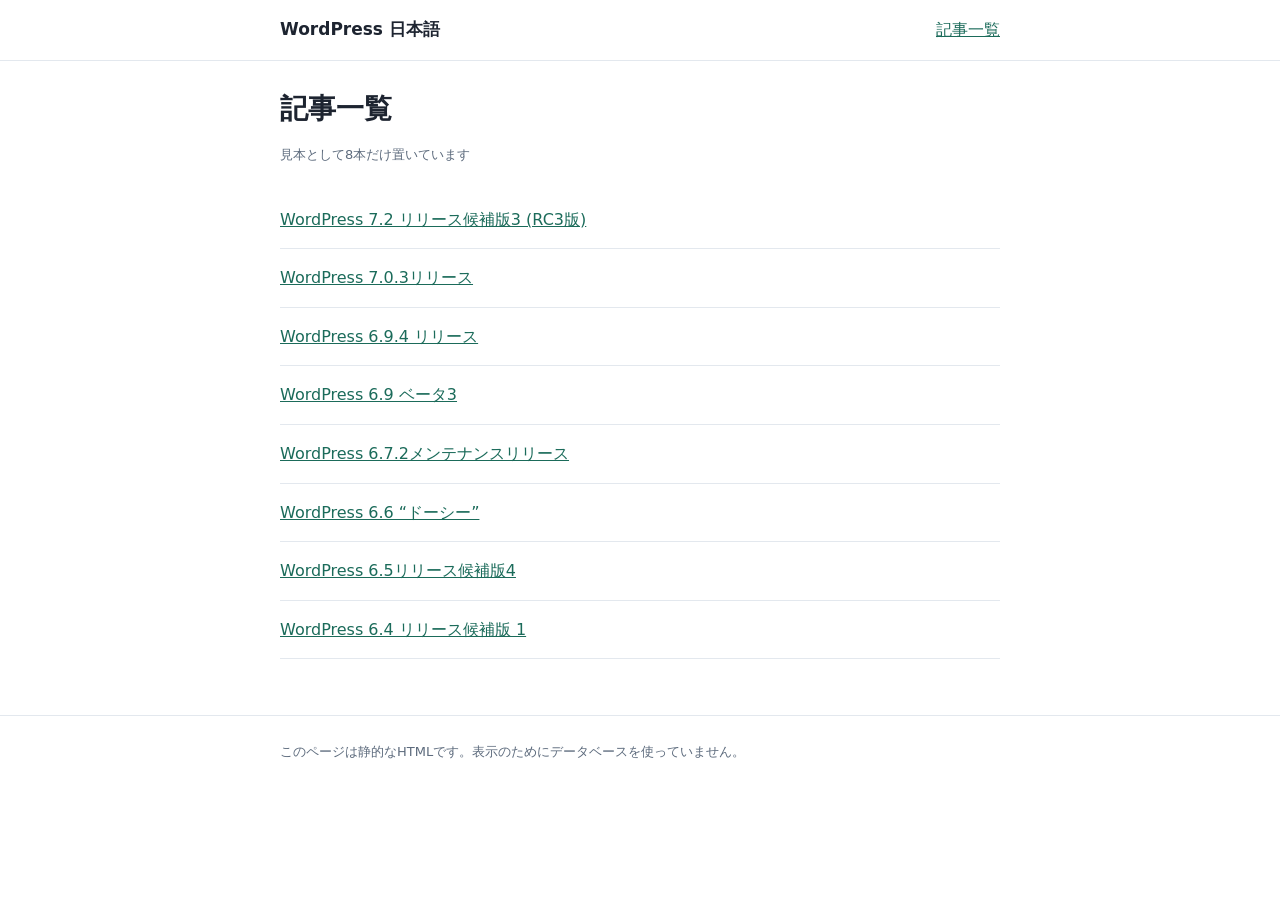
<file: sample/index.html>
<!doctype html>
<html lang="ja">
<meta charset="utf-8">
<meta name="viewport" content="width=device-width,initial-scale=1">
<title>記事一覧 | WordPress 日本語</title>


<link rel="stylesheet" href="./style.css">
<header class="site"><div class="wrap"><strong><a href="../" style="color:inherit;text-decoration:none">WordPress 日本語</a></strong><nav><a href="./">記事一覧</a></nav></div></header>
<main class="wrap">
<h1>記事一覧</h1><p class="meta">見本として8本だけ置いています</p><ul class="list"><li><a href="./blog/wordpress-7-2-release-candidate-3/">WordPress 7.2 リリース候補版3 (RC3版)</a></li><li><a href="./blog/wordpress-7-0-3-release/">WordPress 7.0.3リリース</a></li><li><a href="./blog/wordpress-6-9-4-release/">WordPress 6.9.4 リリース</a></li><li><a href="./blog/wordpress-6-9-beta-3/">WordPress 6.9 ベータ3</a></li><li><a href="./blog/wordpress-6-7-2-maintenance-release/">WordPress 6.7.2メンテナンスリリース</a></li><li><a href="./blog/dorsey/">WordPress 6.6 “ドーシー”</a></li><li><a href="./blog/wordpress-6-5-release-candidate-4/">WordPress 6.5リリース候補版4</a></li><li><a href="./blog/wordpress-6-4-release-candidate-1/">WordPress 6.4 リリース候補版 1</a></li></ul>
</main>
<footer class="site"><div class="wrap">このページは静的なHTMLです。表示のためにデータベースを使っていません。</div></footer>
</html>
</file>
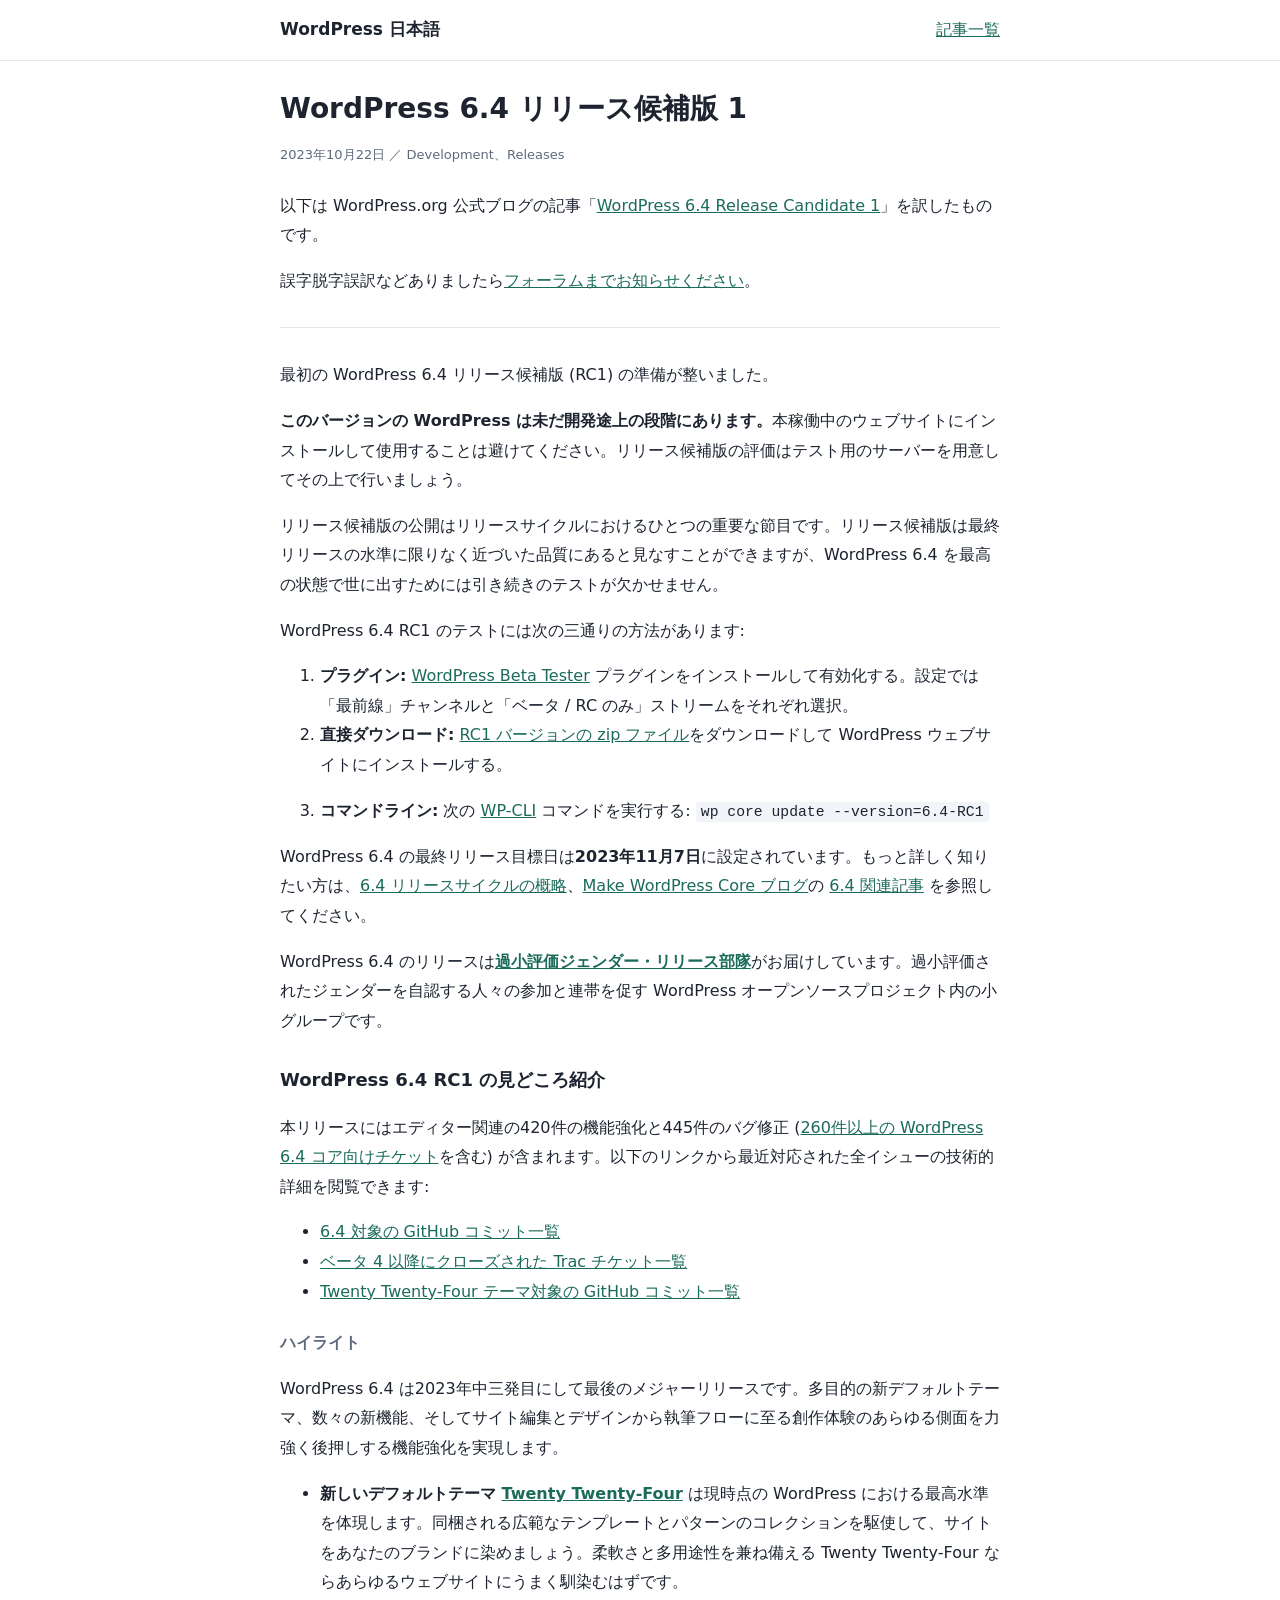
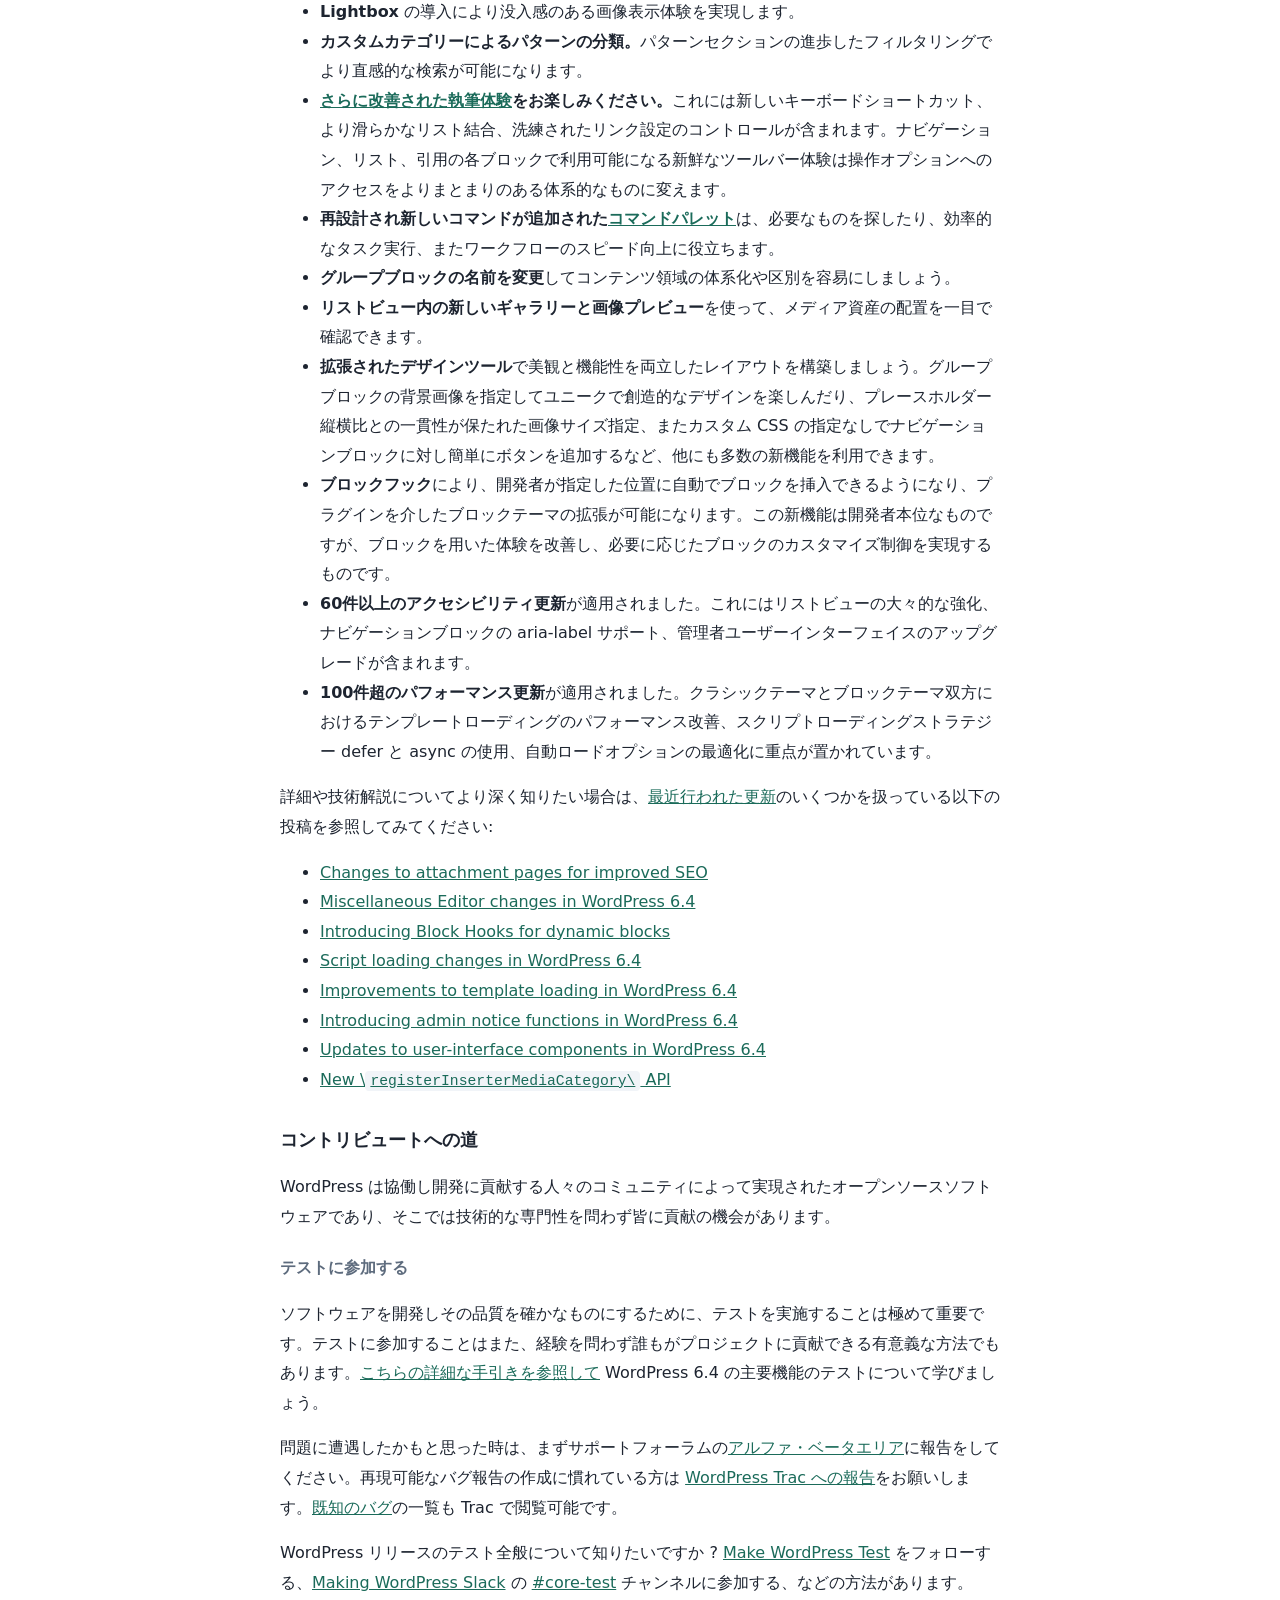
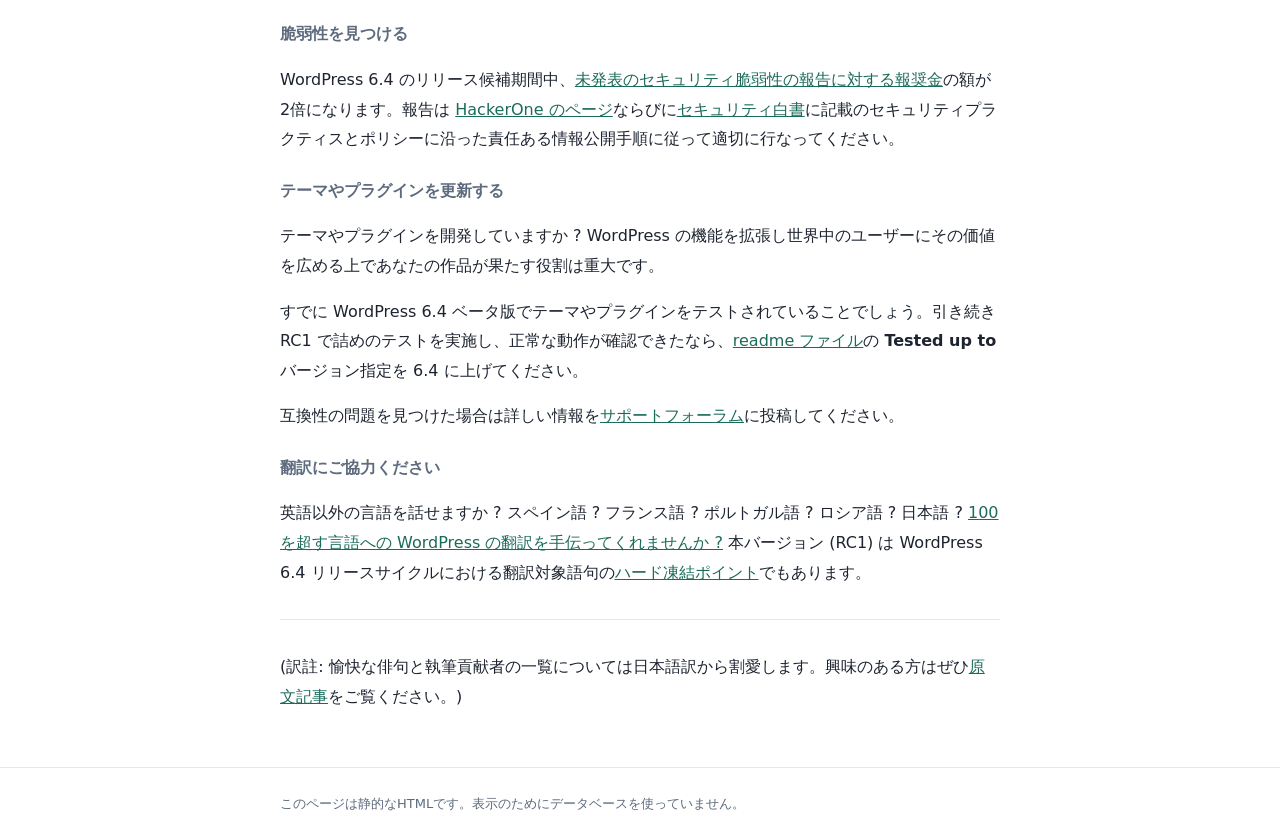
<file: sample/blog/wordpress-6-4-release-candidate-1/index.html>
<!doctype html>
<html lang="ja">
<meta charset="utf-8">
<meta name="viewport" content="width=device-width,initial-scale=1">
<title>WordPress 6.4 リリース候補版 1</title>
<meta name="description" content="以下は WordPress.org 公式ブログの記事「WordPress 6.4 Release Candidate 1」を訳したものです。 誤字脱字誤訳などありましたらフォーラムまでお知らせください。 最初の Word […]">

<link rel="stylesheet" href="../../style.css">
<header class="site"><div class="wrap"><strong><a href="../" style="color:inherit;text-decoration:none">WordPress 日本語</a></strong><nav><a href="../">記事一覧</a></nav></div></header>
<main class="wrap">
<article>
<h1>WordPress 6.4 リリース候補版 1</h1>
<p class="meta">2023年10月22日 ／ Development、Releases</p>

<p>以下は WordPress.org 公式ブログの記事「<a href="https://wordpress.org/news/2023/10/wordpress-6-4-release-candidate-1/">WordPress 6.4 Release Candidate 1</a>」を訳したものです。</p>
<p>誤字脱字誤訳などありましたら<a href="https://ja.wordpress.org/support/forum/alphabeta/">フォーラムまでお知らせください</a>。</p>
<hr>
<p>最初の WordPress 6.4 リリース候補版 (RC1) の準備が整いました。</p>
<p><strong>このバージョンの WordPress は未だ開発途上の段階にあります。</strong>本稼働中のウェブサイトにインストールして使用することは避けてください。リリース候補版の評価はテスト用のサーバーを用意してその上で行いましょう。</p>
<p>リリース候補版の公開はリリースサイクルにおけるひとつの重要な節目です。リリース候補版は最終リリースの水準に限りなく近づいた品質にあると見なすことができますが、WordPress 6.4 を最高の状態で世に出すためには引き続きのテストが欠かせません。</p>
<p>WordPress 6.4 RC1 のテストには次の三通りの方法があります:</p>
<ol><li><strong>プラグイン:</strong> <a href="https://ja.wordpress.org/plugins/wordpress-beta-tester/">WordPress Beta Tester</a> プラグインをインストールして有効化する。設定では「最前線」チャンネルと「ベータ / RC のみ」ストリームをそれぞれ選択。</li><li><strong>直接ダウンロード:</strong> <a href="https://wordpress.org/wordpress-6.4-RC1.zip">RC1 バージョンの zip ファイル</a>をダウンロードして WordPress ウェブサイトにインストールする。</li><li><p><strong>コマンドライン:</strong> 次の <a href="https://make.wordpress.org/cli/">WP-CLI</a> コマンドを実行する:
<code>wp core update --version=6.4-RC1</code></p></li></ol>
<p>WordPress 6.4 の最終リリース目標日は<strong>2023年11月7日</strong>に設定されています。もっと詳しく知りたい方は、<a href="https://make.wordpress.org/core/6-4/">6.4 リリースサイクルの概略</a>、<a href="https://make.wordpress.org/core/">Make WordPress Core ブログ</a>の <a href="https://make.wordpress.org/core/tag/6-4/">6.4 関連記事</a> を参照してください。</p>
<p>WordPress 6.4 のリリースは<a href="https://make.wordpress.org/core/2023/06/05/wordpress-6-4-development-cycle/"><strong>過小評価ジェンダー・リリース部隊</strong></a>がお届けしています。過小評価されたジェンダーを自認する人々の参加と連帯を促す WordPress オープンソースプロジェクト内の小グループです。</p>
<h3>WordPress 6.4 RC1 の見どころ紹介</h3>
<p>本リリースにはエディター関連の420件の機能強化と445件のバグ修正 (<a href="https://core.trac.wordpress.org/query?status=closed&amp;amp;milestone=6.4&amp;amp;group=component&amp;amp;max=500&amp;amp;col=id&amp;amp;col=summary&amp;amp;col=owner&amp;amp;col=type&amp;amp;col=priority&amp;amp;col=component&amp;amp;col=version&amp;amp;order=priority">260件以上の WordPress 6.4 コア向けチケット</a>を含む) が含まれます。以下のリンクから最近対応された全イシューの技術的詳細を閲覧できます:</p>
<ul><li><a href="https://github.com/WordPress/gutenberg/commits/wp/6.4">6.4 対象の GitHub コミット一覧</a></li><li><a href="https://core.trac.wordpress.org/query?status=closed&amp;amp;changetime=10%2F12%2F2023..10%2F17%2F2023&amp;amp;milestone=6.4&amp;amp;col=id&amp;amp;col=milestone&amp;amp;col=owner&amp;amp;col=type&amp;amp;col=priority&amp;amp;order=id">ベータ 4 以降にクローズされた Trac チケット一覧</a></li><li><a href="https://github.com/WordPress/twentytwentyfour/commits/">Twenty Twenty-Four テーマ対象の GitHub コミット一覧</a></li></ul>
<h4>ハイライト</h4>
<p>WordPress 6.4 は2023年中三発目にして最後のメジャーリリースです。多目的の新デフォルトテーマ、数々の新機能、そしてサイト編集とデザインから執筆フローに至る創作体験のあらゆる側面を力強く後押しする機能強化を実現します。</p>
<ul><li><strong>新しいデフォルトテーマ <a href="https://make.wordpress.org/core/2023/08/24/introducing-twenty-twenty-four/">Twenty Twenty-Four</a></strong> は現時点の WordPress における最高水準を体現します。同梱される広範なテンプレートとパターンのコレクションを駆使して、サイトをあなたのブランドに染めましょう。柔軟さと多用途性を兼ね備える Twenty Twenty-Four ならあらゆるウェブサイトにうまく馴染むはずです。</li><li><strong>Lightbox</strong> の導入により没入感のある画像表示体験を実現します。</li><li><strong>カスタムカテゴリーによるパターンの分類。</strong>パターンセクションの進歩したフィルタリングでより直感的な検索が可能になります。</li><li><strong><a href="https://make.wordpress.org/core/2023/10/05/core-editor-improvement-ensuring-excellence-in-the-writing-experience/">さらに改善された執筆体験</a>をお楽しみください。</strong>これには新しいキーボードショートカット、より滑らかなリスト結合、洗練されたリンク設定のコントロールが含まれます。ナビゲーション、リスト、引用の各ブロックで利用可能になる新鮮なツールバー体験は操作オプションへのアクセスをよりまとまりのある体系的なものに変えます。</li><li><strong>再設計され新しいコマンドが追加された<a href="https://make.wordpress.org/core/2023/09/12/core-editor-improvement-commanding-the-command-palette/">コマンドパレット</a></strong>は、必要なものを探したり、効率的なタスク実行、またワークフローのスピード向上に役立ちます。</li><li><strong>グループブロックの名前を変更</strong>してコンテンツ領域の体系化や区別を容易にしましょう。</li><li><strong>リストビュー内の新しいギャラリーと画像プレビュー</strong>を使って、メディア資産の配置を一目で確認できます。</li><li><strong>拡張されたデザインツール</strong>で美観と機能性を両立したレイアウトを構築しましょう。グループブロックの背景画像を指定してユニークで創造的なデザインを楽しんだり、プレースホルダー縦横比との一貫性が保たれた画像サイズ指定、またカスタム CSS の指定なしでナビゲーションブロックに対し簡単にボタンを追加するなど、他にも多数の新機能を利用できます。</li><li><strong>ブロックフック</strong>により、開発者が指定した位置に自動でブロックを挿入できるようになり、プラグインを介したブロックテーマの拡張が可能になります。この新機能は開発者本位なものですが、ブロックを用いた体験を改善し、必要に応じたブロックのカスタマイズ制御を実現するものです。</li><li><strong>60件以上のアクセシビリティ更新</strong>が適用されました。これにはリストビューの大々的な強化、ナビゲーションブロックの aria-label サポート、管理者ユーザーインターフェイスのアップグレードが含まれます。</li><li><strong>100件超のパフォーマンス更新</strong>が適用されました。クラシックテーマとブロックテーマ双方におけるテンプレートローディングのパフォーマンス改善、スクリプトローディングストラテジー defer と async の使用、自動ロードオプションの最適化に重点が置かれています。</li></ul>
<p>詳細や技術解説についてより深く知りたい場合は、<a href="https://make.wordpress.org/core/tag/dev-notes+6-4/">最近行われた更新</a>のいくつかを扱っている以下の投稿を参照してみてください:</p>
<ul><li><a href="https://make.wordpress.org/core/2023/10/16/changes-to-attachment-pages/">Changes to attachment pages for improved SEO</a></li><li><a href="https://make.wordpress.org/core/2023/10/17/miscellaneous-editor-changes-in-wordpress-6-4/">Miscellaneous Editor changes in WordPress 6.4</a></li><li><a href="https://make.wordpress.org/core/2023/10/15/introducing-block-hooks-for-dynamic-blocks/">Introducing Block Hooks for dynamic blocks</a></li><li><a href="https://make.wordpress.org/core/2023/10/17/script-loading-changes-in-wordpress-6-4/">Script loading changes in WordPress 6.4</a></li><li><a href="https://make.wordpress.org/core/2023/10/17/improvements-to-template-loading-in-wordpress-6-4/">Improvements to template loading in WordPress 6.4</a></li><li><a href="https://make.wordpress.org/core/2023/10/16/introducing-admin-notice-functions-in-wordpress-6-4/">Introducing admin notice functions in WordPress 6.4</a></li><li><a href="https://make.wordpress.org/core/2023/10/16/editor-components-updates-in-wordpress-6-4/">Updates to user-interface components in WordPress 6.4</a></li><li><a href="https://make.wordpress.org/core/2023/10/16/new-registerinsertermediacategory-api/">New \<code>registerInserterMediaCategory\</code> API</a></li></ul>
<h3>コントリビュートへの道</h3>
<p>WordPress は協働し開発に貢献する人々のコミュニティによって実現されたオープンソースソフトウェアであり、そこでは技術的な専門性を問わず皆に貢献の機会があります。</p>
<h4>テストに参加する</h4>
<p>ソフトウェアを開発しその品質を確かなものにするために、テストを実施することは極めて重要です。テストに参加することはまた、経験を問わず誰もがプロジェクトに貢献できる有意義な方法でもあります。<a href="https://make.wordpress.org/test/2023/09/26/help-test-wordpress-6-4/">こちらの詳細な手引きを参照して</a> WordPress 6.4 の主要機能のテストについて学びましょう。</p>
<p>問題に遭遇したかもと思った時は、まずサポートフォーラムの<a href="https://wordpress.org/support/forum/alphabeta/">アルファ・ベータエリア</a>に報告をしてください。再現可能なバグ報告の作成に慣れている方は <a href="https://core.trac.wordpress.org/newticket">WordPress Trac への報告</a>をお願いします。<a href="https://core.trac.wordpress.org/tickets/major">既知のバグ</a>の一覧も Trac で閲覧可能です。</p>
<p>WordPress リリースのテスト全般について知りたいですか ? <a href="https://make.wordpress.org/test/">Make WordPress Test</a> をフォローする、<a href="https://wordpress.slack.com/">Making WordPress Slack</a> の <a href="https://wordpress.slack.com/messages/core-test/">#core-test</a> チャンネルに参加する、などの方法があります。</p>
<h4>脆弱性を見つける</h4>
<p>WordPress 6.4 のリリース候補期間中、<a href="https://make.wordpress.org/security/2023/09/26/bug-bounty-for-wordpress-6-4-beta/">未発表のセキュリティ脆弱性の報告に対する報奨金</a>の額が2倍になります。報告は <a href="https://hackerone.com/wordpress">HackerOne のページ</a>ならびに<a href="https://wordpress.org/about/security/">セキュリティ白書</a>に記載のセキュリティプラクティスとポリシーに沿った責任ある情報公開手順に従って適切に行なってください。</p>
<h4>テーマやプラグインを更新する</h4>
<p>テーマやプラグインを開発していますか ? WordPress の機能を拡張し世界中のユーザーにその価値を広める上であなたの作品が果たす役割は重大です。</p>
<p>すでに WordPress 6.4 ベータ版でテーマやプラグインをテストされていることでしょう。引き続き RC1 で詰めのテストを実施し、正常な動作が確認できたなら、<a href="https://developer.wordpress.org/plugins/wordpress-org/how-your-readme-txt-works/">readme ファイル</a>の <strong>Tested up to</strong> バージョン指定を 6.4 に上げてください。</p>
<p>互換性の問題を見つけた場合は詳しい情報を<a href="https://wordpress.org/support/forum/alphabeta/">サポートフォーラム</a>に投稿してください。</p>
<h4>翻訳にご協力ください</h4>
<p>英語以外の言語を話せますか ? スペイン語 ? フランス語 ? ポルトガル語 ? ロシア語 ? 日本語 ? <a href="https://translate.wordpress.org/projects/wp/dev/">100 を超す言語への WordPress の翻訳を手伝ってくれませんか ?</a> 本バージョン (RC1) は WordPress 6.4 リリースサイクルにおける翻訳対象語句の<a href="https://make.wordpress.org/polyglots/handbook/glossary/#hard-freeze">ハード凍結ポイント</a>でもあります。</p>
<hr>
<p>(訳註: 愉快な俳句と執筆貢献者の一覧については日本語訳から割愛します。興味のある方はぜひ<a href="https://wordpress.org/news/2023/10/wordpress-6-4-release-candidate-1/">原文記事</a>をご覧ください。)</p>
</article>
</main>
<footer class="site"><div class="wrap">このページは静的なHTMLです。表示のためにデータベースを使っていません。</div></footer>
</html>
</file>
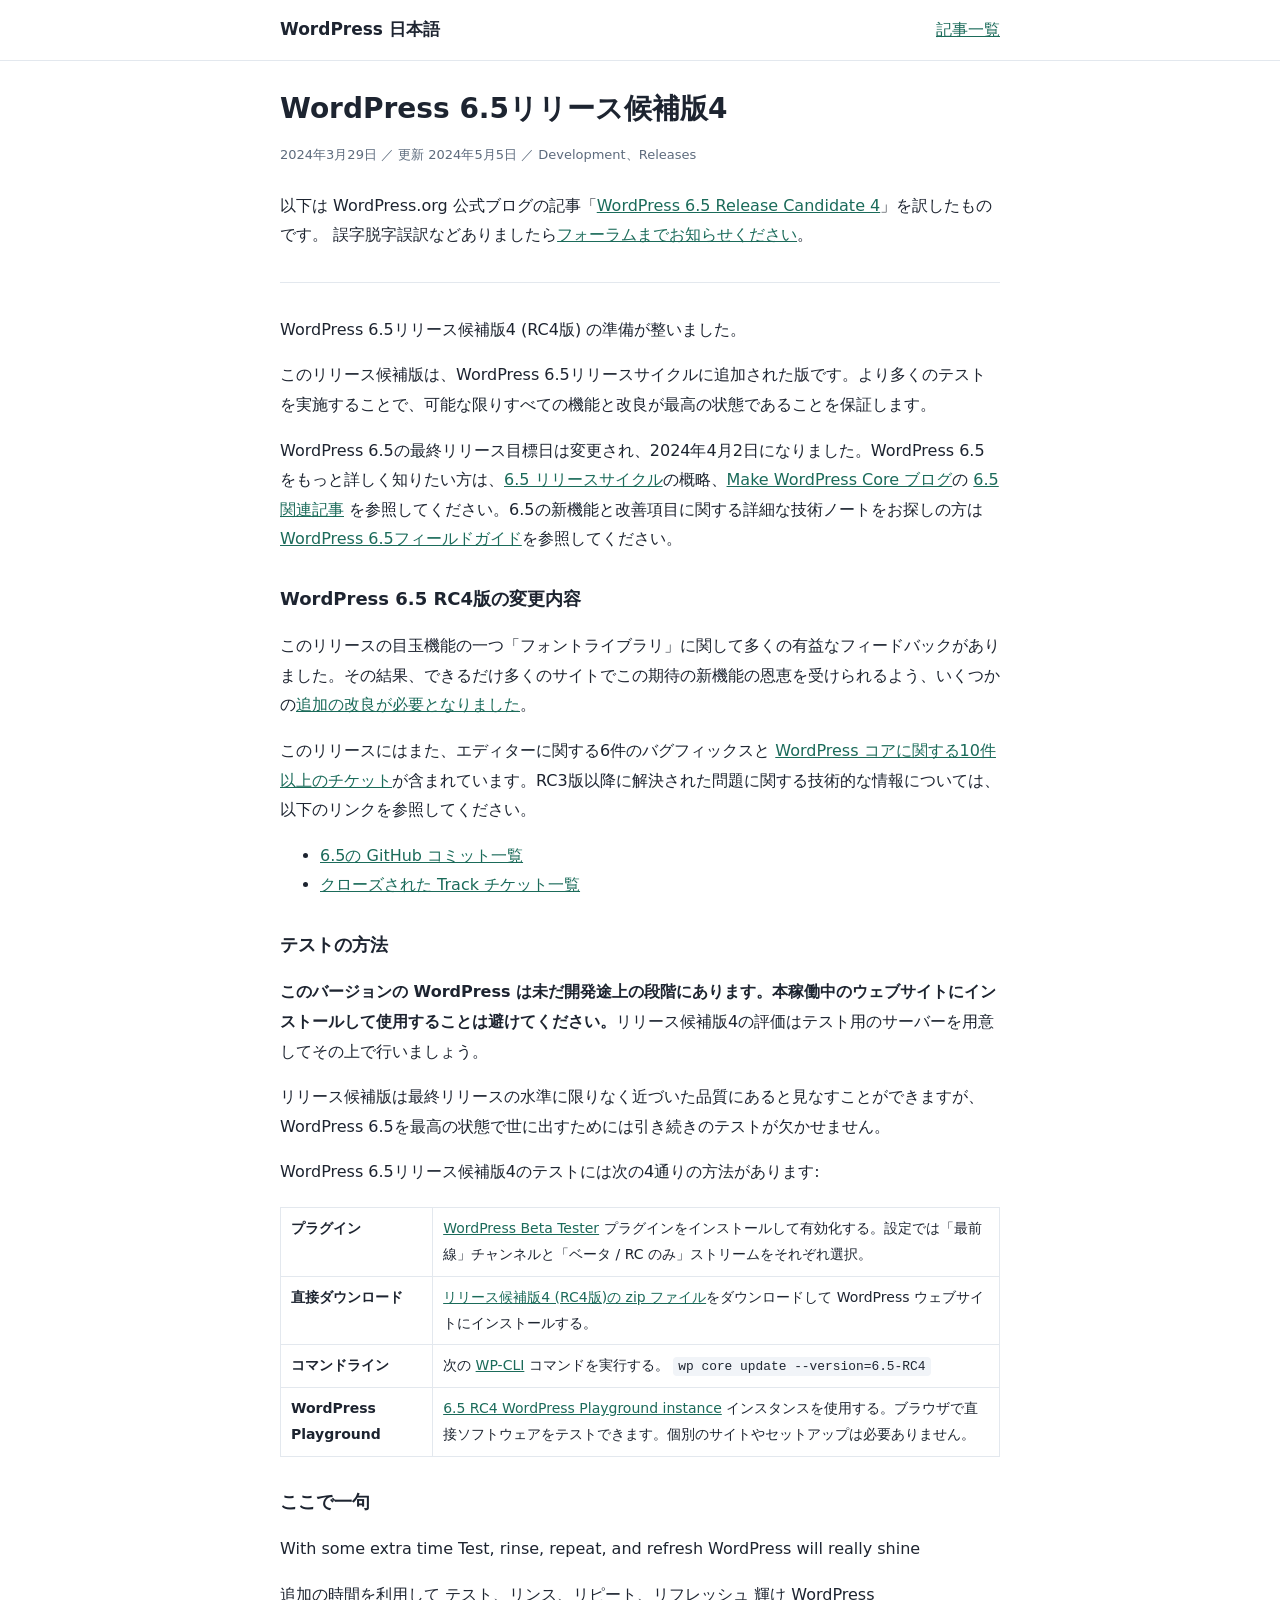
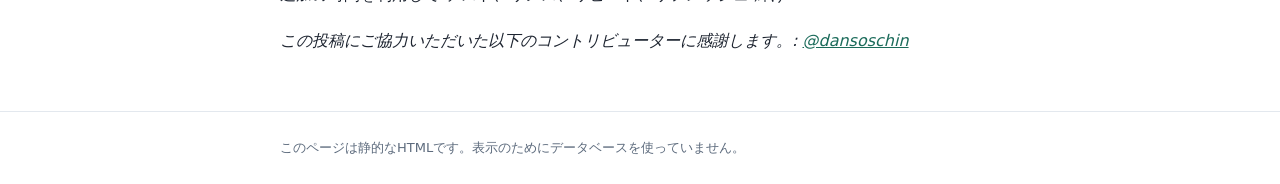
<file: sample/blog/wordpress-6-5-release-candidate-4/index.html>
<!doctype html>
<html lang="ja">
<meta charset="utf-8">
<meta name="viewport" content="width=device-width,initial-scale=1">
<title>WordPress 6.5リリース候補版4</title>
<meta name="description" content="以下は WordPress.org 公式ブログの記事「WordPress 6.5 Release Candidate 4」を訳したものです。誤字脱字誤訳などありましたらフォーラムまでお知らせください。 WordPress […]">

<link rel="stylesheet" href="../../style.css">
<header class="site"><div class="wrap"><strong><a href="../" style="color:inherit;text-decoration:none">WordPress 日本語</a></strong><nav><a href="../">記事一覧</a></nav></div></header>
<main class="wrap">
<article>
<h1>WordPress 6.5リリース候補版4</h1>
<p class="meta">2024年3月29日 ／ 更新 2024年5月5日 ／ Development、Releases</p>

<p>以下は WordPress.org 公式ブログの記事「<a href="https://wordpress.org/news/2024/03/wordpress-6-5-release-candidate-4/">WordPress 6.5 Release Candidate 4</a>」を訳したものです。
誤字脱字誤訳などありましたら<a href="https://ja.wordpress.org/support/forum/alphabeta/">フォーラムまでお知らせください</a>。</p>
<hr>
<p>WordPress 6.5リリース候補版4 (RC4版) の準備が整いました。</p>
<p>このリリース候補版は、WordPress 6.5リリースサイクルに追加された版です。より多くのテストを実施することで、可能な限りすべての機能と改良が最高の状態であることを保証します。</p>
<p>WordPress 6.5の最終リリース目標日は変更され、2024年4月2日になりました。WordPress 6.5をもっと詳しく知りたい方は、<a href="https://make.wordpress.org/core/6-5/">6.5 リリースサイクル</a>の概略、<a href="https://make.wordpress.org/core/">Make WordPress Core ブログ</a>の <a href="https://make.wordpress.org/core/tag/6-5/">6.5 関連記事</a> を参照してください。6.5の新機能と改善項目に関する詳細な技術ノートをお探しの方は <a href="https://make.wordpress.org/core/2024/03/15/wordpress-6-5-field-guide/">WordPress 6.5フィールドガイド</a>を参照してください。</p>
<h3>WordPress 6.5 RC4版の変更内容</h3>
<p>このリリースの目玉機能の一つ「フォントライブラリ」に関して多くの有益なフィードバックがありました。その結果、できるだけ多くのサイトでこの期待の新機能の恩恵を受けられるよう、いくつかの<a href="https://make.wordpress.org/core/2024/03/25/wordpress-6-5-release-delayed-1-week/">追加の改良が必要となりました</a>。</p>
<p>このリリースにはまた、エディターに関する6件のバグフィックスと <a href="https://core.trac.wordpress.org/query?status=closed&amp;amp;changetime=03/13/2024..03/19/2024&amp;amp;resolution=fixed&amp;amp;milestone=6.5&amp;amp;col=id&amp;amp;col=summary&amp;amp;col=milestone&amp;amp;col=owner&amp;amp;col=type&amp;amp;col=priority&amp;amp;order=id">WordPress コアに関する10件以上のチケット</a>が含まれています。RC3版以降に解決された問題に関する技術的な情報については、以下のリンクを参照してください。</p>
<ul><li><a href="https://github.com/WordPress/gutenberg/commits/wp/6.5?since=2024-03-20&amp;amp;until=2024-03-28">6.5の GitHub コミット一覧</a></li><li><a href="https://core.trac.wordpress.org/query?status=closed&amp;amp;changetime=03/20/2024..03/28/2024&amp;amp;resolution=fixed&amp;amp;milestone=6.5&amp;amp;col=id&amp;amp;col=summary&amp;amp;col=milestone&amp;amp;col=owner&amp;amp;col=type&amp;amp;col=priority&amp;amp;order=id">クローズされた Track チケット一覧</a></li></ul>
<h3>テストの方法</h3>
<p><strong>このバージョンの WordPress は未だ開発途上の段階にあります。本稼働中のウェブサイトにインストールして使用することは避けてください。</strong>リリース候補版4の評価はテスト用のサーバーを用意してその上で行いましょう。</p>
<p>リリース候補版は最終リリースの水準に限りなく近づいた品質にあると見なすことができますが、WordPress 6.5を最高の状態で世に出すためには引き続きのテストが欠かせません。</p>
<p>WordPress 6.5リリース候補版4のテストには次の4通りの方法があります:</p>
<div class="table-wrap"><table><tbody><tr><td><strong>プラグイン</strong></td><td><a href="https://wordpress.org/plugins/wordpress-beta-tester/">WordPress Beta Tester</a> プラグインをインストールして有効化する。設定では「最前線」チャンネルと「ベータ / RC のみ」ストリームをそれぞれ選択。</td></tr><tr><td><strong>直接ダウンロード</strong></td><td><a href="https://wordpress.org/wordpress-6.5-RC4.zip">リリース候補版4 (RC4版)の zip ファイル</a>をダウンロードして WordPress ウェブサイトにインストールする。</td></tr><tr><td><strong>コマンドライン</strong></td><td>次の <a href="https://make.wordpress.org/cli/">WP-CLI</a> コマンドを実行する。 <code>wp core update --version=6.5-RC4</code></td></tr><tr><td><strong>WordPress Playground</strong></td><td><a href="https://playground.wordpress.net/#%7B%20%22preferredVersions%22:%20%7B%20%22php%22:%20%228.0%22,%20%22wp%22:%20%22beta%22%20%7D,%20%22features%22:%20%7B%20%22networking%22:%20true%20%7D,%20%22steps%22:%20[%20%7B%20%22step%22:%20%22login%22,%20%22username%22:%20%22admin%22,%20%22password%22:%20%22password%22%20%7D,%20%7B%20%22step%22:%20%22importFile%22,%20%22file%22:%20%7B%20%22resource%22:%20%22url%22,%20%22url%22:%20%22https://raw.githubusercontent.com/wpaccessibility/a11y-theme-unit-test/master/a11y-theme-unit-test-data.xml%22%20%7D%20%7D,%20%7B%20%22step%22:%20%22importFile%22,%20%22file%22:%20%7B%20%22resource%22:%20%22url%22,%20%22url%22:%20%22https://raw.githubusercontent.com/WordPress/theme-test-data/master/themeunittestdata.wordpress.xml%22%20%7D%20%7D,%20%7B%20%22step%22:%20%22installPlugin%22,%20%22pluginZipFile%22:%20%7B%20%22resource%22:%20%22wordpress.org/plugins%22,%20%22slug%22:%20%22query-monitor%22%20%7D,%20%22options%22:%20%7B%20%22activate%22:%20false%20%7D,%20%22progress%22:%20%7B%20%22weight%22:%202%20%7D%20%7D,%20%7B%20%22step%22:%20%22installPlugin%22,%20%22pluginZipFile%22:%20%7B%20%22resource%22:%20%22wordpress.org/plugins%22,%20%22slug%22:%20%22create-block-theme%22%20%7D,%20%22progress%22:%20%7B%20%22weight%22:%202%20%7D%20%7D,%20%7B%20%22step%22:%20%22installPlugin%22,%20%22pluginZipFile%22:%20%7B%20%22resource%22:%20%22wordpress.org/plugins%22,%20%22slug%22:%20%22debug-bar%22%20%7D,%20%22progress%22:%20%7B%20%22weight%22:%202%20%7D%20%7D,%20%7B%20%22step%22:%20%22installPlugin%22,%20%22pluginZipFile%22:%20%7B%20%22resource%22:%20%22wordpress.org/plugins%22,%20%22slug%22:%20%22health-check%22%20%7D,%20%22progress%22:%20%7B%20%22weight%22:%202%20%7D%20%7D,%20%7B%20%22step%22:%20%22installPlugin%22,%20%22pluginZipFile%22:%20%7B%20%22resource%22:%20%22wordpress.org/plugins%22,%20%22slug%22:%20%22test-reports%22%20%7D,%20%22progress%22:%20%7B%20%22weight%22:%202%20%7D%20%7D,%20%7B%20%22step%22:%20%22installPlugin%22,%20%22pluginZipFile%22:%20%7B%20%22resource%22:%20%22wordpress.org/plugins%22,%20%22slug%22:%20%22user-switching%22%20%7D,%20%22progress%22:%20%7B%20%22weight%22:%202%20%7D%20%7D%20]%20%7D">6.5 RC4 WordPress Playground instance</a> インスタンスを使用する。ブラウザで直接ソフトウェアをテストできます。個別のサイトやセットアップは必要ありません。</td></tr></tbody></table></div>
<h3>ここで一句</h3>
<p>With some extra time
Test, rinse, repeat, and refresh
WordPress will really shine</p>
<p>追加の時間を利用して
テスト、リンス、リピート、リフレッシュ
輝け WordPress</p>
<p><em>この投稿にご協力いただいた以下のコントリビューターに感謝します。: <a href="https://profiles.wordpress.org/dansoschin/">@dansoschin</a></em></p>
</article>
</main>
<footer class="site"><div class="wrap">このページは静的なHTMLです。表示のためにデータベースを使っていません。</div></footer>
</html>
</file>
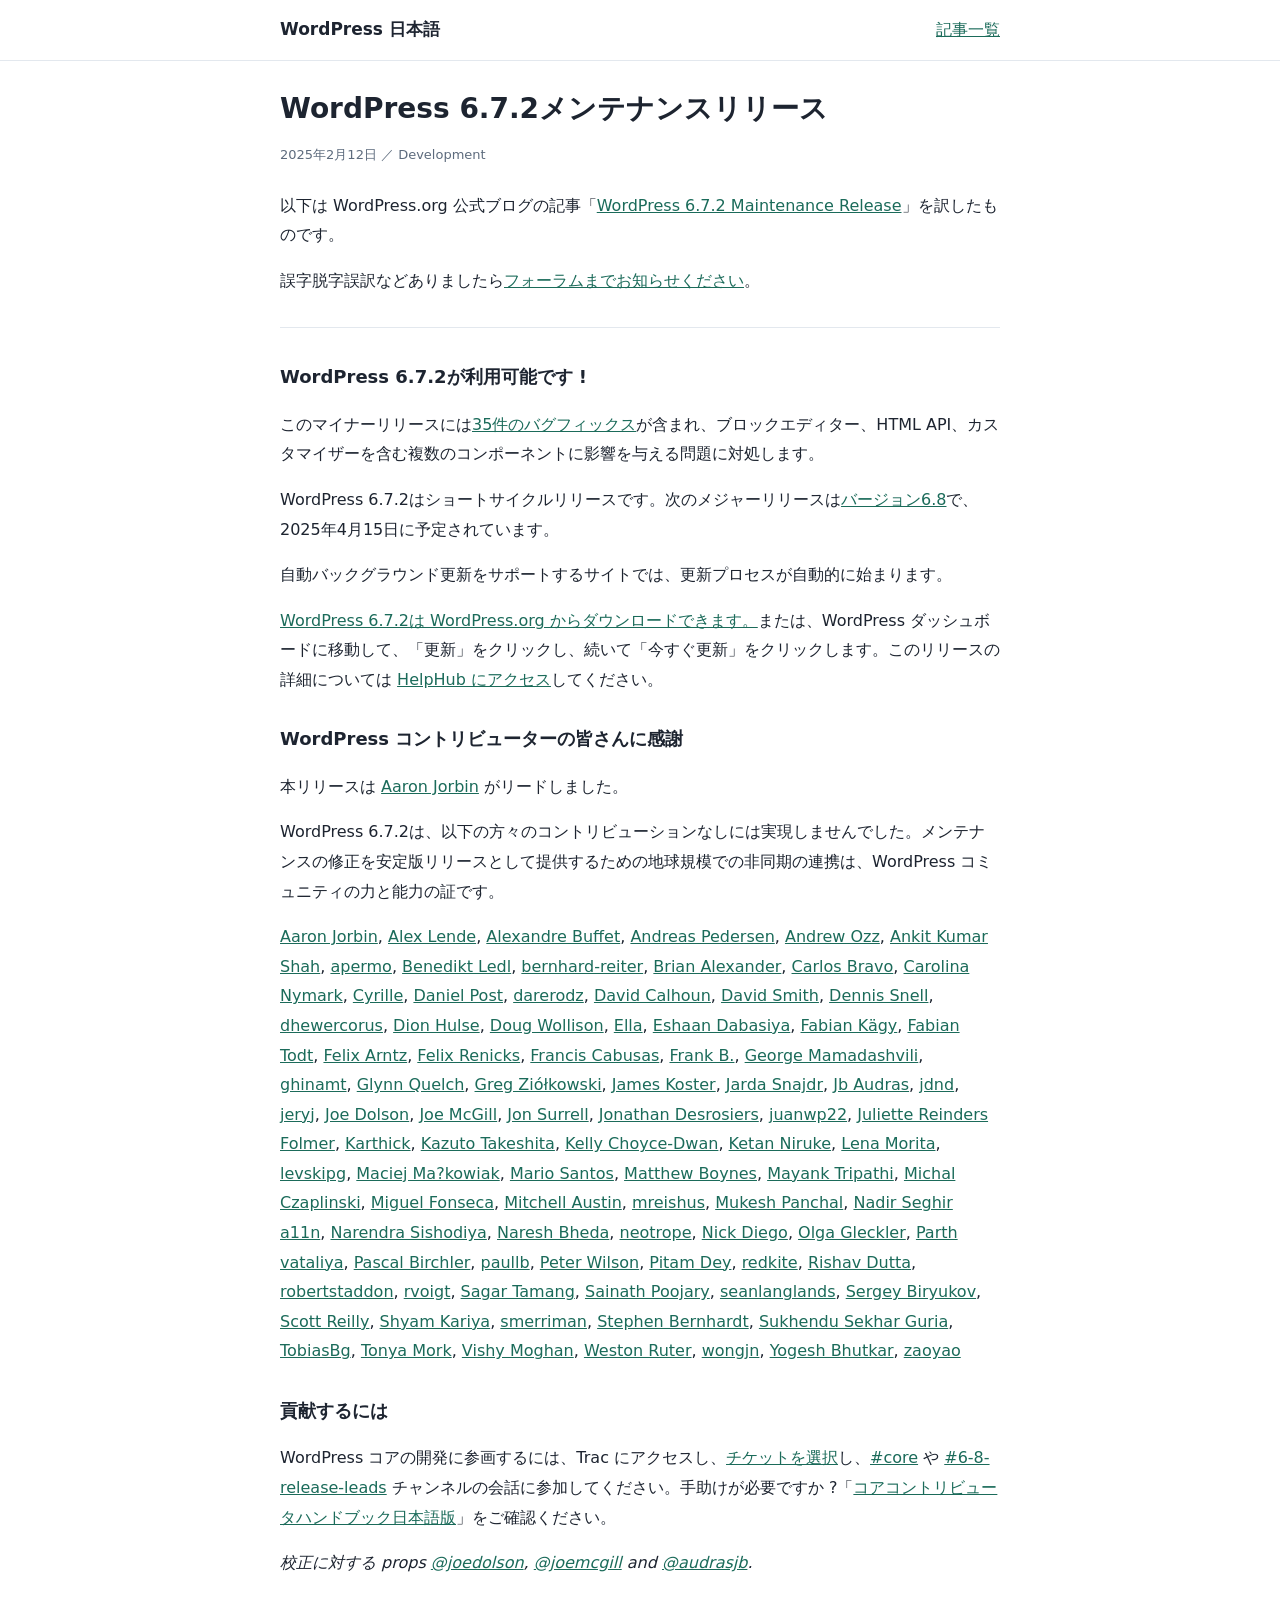
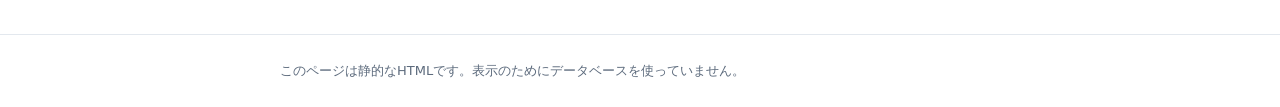
<file: sample/blog/wordpress-6-7-2-maintenance-release/index.html>
<!doctype html>
<html lang="ja">
<meta charset="utf-8">
<meta name="viewport" content="width=device-width,initial-scale=1">
<title>WordPress 6.7.2メンテナンスリリース</title>
<meta name="description" content="以下は WordPress.org 公式ブログの記事「WordPress 6.7.2 Maintenance Release」を訳したものです。 誤字脱字誤訳などありましたらフォーラムまでお知らせください。 WordPr […]">

<link rel="stylesheet" href="../../style.css">
<header class="site"><div class="wrap"><strong><a href="../" style="color:inherit;text-decoration:none">WordPress 日本語</a></strong><nav><a href="../">記事一覧</a></nav></div></header>
<main class="wrap">
<article>
<h1>WordPress 6.7.2メンテナンスリリース</h1>
<p class="meta">2025年2月12日 ／ Development</p>

<p>以下は WordPress.org 公式ブログの記事「<a href="https://wordpress.org/news/2025/02/wordpress-6-7-2-maintenance-release/">WordPress 6.7.2 Maintenance Release</a>」を訳したものです。</p>
<p>誤字脱字誤訳などありましたら<a href="https://ja.wordpress.org/support/forum/alphabeta/">フォーラムまでお知らせください</a>。</p>
<hr>
<h3>WordPress 6.7.2が利用可能です !</h3>
<p>このマイナーリリースには<a href="https://make.wordpress.org/core/tag/6-7-2/">35件のバグフィックス</a>が含まれ、ブロックエディター、HTML API、カスタマイザーを含む複数のコンポーネントに影響を与える問題に対処します。</p>
<p>WordPress 6.7.2はショートサイクルリリースです。次のメジャーリリースは<a href="https://make.wordpress.org/core/6-8/">バージョン6.8</a>で、2025年4月15日に予定されています。</p>
<p>自動バックグラウンド更新をサポートするサイトでは、更新プロセスが自動的に始まります。</p>
<p><a href="https://wordpress.org/wordpress-6.7.2.zip">WordPress 6.7.2は WordPress.org からダウンロードできます。</a>または、WordPress ダッシュボードに移動して、「更新」をクリックし、続いて「今すぐ更新」をクリックします。このリリースの詳細については <a href="https://wordpress.org/support/wordpress-version/version-6-7-2">HelpHub にアクセス</a>してください。</p>
<h3>WordPress コントリビューターの皆さんに感謝</h3>
<p>本リリースは <a href="https://profiles.wordpress.org/jorbin/">Aaron Jorbin</a> がリードしました。</p>
<p>WordPress 6.7.2は、以下の方々のコントリビューションなしには実現しませんでした。メンテナンスの修正を安定版リリースとして提供するための地球規模での非同期の連携は、WordPress コミュニティの力と能力の証です。</p>
<p><a href="https://profiles.wordpress.org/jorbin">Aaron Jorbin</a>, <a href="https://profiles.wordpress.org/ajlende">Alex Lende</a>, <a href="https://profiles.wordpress.org/alexandrebuffet">Alexandre Buffet</a>, <a href="https://profiles.wordpress.org/bowedk">Andreas Pedersen</a>, <a href="https://profiles.wordpress.org/azaozz">Andrew Ozz</a>, <a href="https://profiles.wordpress.org/ankitkumarshah">Ankit Kumar Shah</a>, <a href="https://profiles.wordpress.org/apermo">apermo</a>, <a href="https://profiles.wordpress.org/benniledl">Benedikt Ledl</a>, <a href="https://profiles.wordpress.org/bernhard-reiter">bernhard-reiter</a>, <a href="https://profiles.wordpress.org/ironprogrammer">Brian Alexander</a>, <a href="https://profiles.wordpress.org/cbravobernal">Carlos Bravo</a>, <a href="https://profiles.wordpress.org/poena">Carolina Nymark</a>, <a href="https://profiles.wordpress.org/coquardcyr">Cyrille</a>, <a href="https://profiles.wordpress.org/danielpost">Daniel Post</a>, <a href="https://profiles.wordpress.org/darerodz">darerodz</a>, <a href="https://profiles.wordpress.org/dpcalhoun">David Calhoun</a>, <a href="https://profiles.wordpress.org/get_dave">David Smith</a>, <a href="https://profiles.wordpress.org/dmsnell">Dennis Snell</a>, <a href="https://profiles.wordpress.org/dhewercorus">dhewercorus</a>, <a href="https://profiles.wordpress.org/dd32">Dion Hulse</a>, <a href="https://profiles.wordpress.org/dougwollison">Doug Wollison</a>, <a href="https://profiles.wordpress.org/ellatrix">Ella</a>, <a href="https://profiles.wordpress.org/im3dabasia1">Eshaan Dabasiya</a>, <a href="https://profiles.wordpress.org/fabiankaegy">Fabian Kägy</a>, <a href="https://profiles.wordpress.org/gaambo">Fabian Todt</a>, <a href="https://profiles.wordpress.org/flixos90">Felix Arntz</a>, <a href="https://profiles.wordpress.org/ffffelix">Felix Renicks</a>, <a href="https://profiles.wordpress.org/franciscabusas22">Francis Cabusas</a>, <a href="https://profiles.wordpress.org/frankbiganski">Frank B.</a>, <a href="https://profiles.wordpress.org/mamaduka">George Mamadashvili</a>, <a href="https://profiles.wordpress.org/ghinamt">ghinamt</a>, <a href="https://profiles.wordpress.org/glynnquelch">Glynn Quelch</a>, <a href="https://profiles.wordpress.org/gziolo">Greg Ziółkowski</a>, <a href="https://profiles.wordpress.org/jameskoster">James Koster</a>, <a href="https://profiles.wordpress.org/jsnajdr">Jarda Snajdr</a>, <a href="https://profiles.wordpress.org/audrasjb">Jb Audras</a>, <a href="https://profiles.wordpress.org/jdnd">jdnd</a>, <a href="https://profiles.wordpress.org/jeryj">jeryj</a>, <a href="https://profiles.wordpress.org/joedolson">Joe Dolson</a>, <a href="https://profiles.wordpress.org/joemcgill">Joe McGill</a>, <a href="https://profiles.wordpress.org/jonsurrell">Jon Surrell</a>, <a href="https://profiles.wordpress.org/desrosj">Jonathan Desrosiers</a>, <a href="https://profiles.wordpress.org/juanwp22">juanwp22</a>, <a href="https://profiles.wordpress.org/jrf">Juliette Reinders Folmer</a>, <a href="https://profiles.wordpress.org/karthickmurugan">Karthick</a>, <a href="https://profiles.wordpress.org/mt8biz">Kazuto Takeshita</a>, <a href="https://profiles.wordpress.org/ryelle">Kelly Choyce-Dwan</a>, <a href="https://profiles.wordpress.org/ketanniruke">Ketan Niruke</a>, <a href="https://profiles.wordpress.org/0mirka00">Lena Morita</a>, <a href="https://profiles.wordpress.org/levskipg">levskipg</a>, <a href="https://profiles.wordpress.org/maciejmackowiak">Maciej Ma?kowiak</a>, <a href="https://profiles.wordpress.org/santosguillamot">Mario Santos</a>, <a href="https://profiles.wordpress.org/mboynes">Matthew Boynes</a>, <a href="https://profiles.wordpress.org/mayanktripathi32">Mayank Tripathi</a>, <a href="https://profiles.wordpress.org/czapla">Michal Czaplinski</a>, <a href="https://profiles.wordpress.org/mcsf">Miguel Fonseca</a>, <a href="https://profiles.wordpress.org/presstoke">Mitchell Austin</a>, <a href="https://profiles.wordpress.org/mreishus">mreishus</a>, <a href="https://profiles.wordpress.org/mukesh27">Mukesh Panchal</a>, <a href="https://profiles.wordpress.org/assassinateur">Nadir Seghir a11n</a>, <a href="https://profiles.wordpress.org/narenin">Narendra Sishodiya</a>, <a href="https://profiles.wordpress.org/nareshbheda">Naresh Bheda</a>, <a href="https://profiles.wordpress.org/neotrope">neotrope</a>, <a href="https://profiles.wordpress.org/ndiego">Nick Diego</a>, <a href="https://profiles.wordpress.org/oglekler">Olga Gleckler</a>, <a href="https://profiles.wordpress.org/parthvataliya">Parth vataliya</a>, <a href="https://profiles.wordpress.org/swissspidy">Pascal Birchler</a>, <a href="https://profiles.wordpress.org/paullb">paullb</a>, <a href="https://profiles.wordpress.org/peterwilsoncc">Peter Wilson</a>, <a href="https://profiles.wordpress.org/pitamdey">Pitam Dey</a>, <a href="https://profiles.wordpress.org/redkite">redkite</a>, <a href="https://profiles.wordpress.org/rishavdutta">Rishav Dutta</a>, <a href="https://profiles.wordpress.org/robertstaddon">robertstaddon</a>, <a href="https://profiles.wordpress.org/rvoigt">rvoigt</a>, <a href="https://profiles.wordpress.org/mi5t4n">Sagar Tamang</a>, <a href="https://profiles.wordpress.org/sainathpoojary">Sainath Poojary</a>, <a href="https://profiles.wordpress.org/seanlanglands">seanlanglands</a>, <a href="https://profiles.wordpress.org/SergeyBiryukov">Sergey Biryukov</a>, <a href="https://profiles.wordpress.org/coffee2code/">Scott Reilly</a>, <a href="https://profiles.wordpress.org/shyamkariya">Shyam Kariya</a>, <a href="https://profiles.wordpress.org/smerriman">smerriman</a>, <a href="https://profiles.wordpress.org/sabernhardt">Stephen Bernhardt</a>, <a href="https://profiles.wordpress.org/sukhendu2002">Sukhendu Sekhar Guria</a>, <a href="https://profiles.wordpress.org/TobiasBg">TobiasBg</a>, <a href="https://profiles.wordpress.org/hellofromTonya">Tonya Mork</a>, <a href="https://profiles.wordpress.org/vishy-moghan">Vishy Moghan</a>, <a href="https://profiles.wordpress.org/westonruter">Weston Ruter</a>, <a href="https://profiles.wordpress.org/wongjn">wongjn</a>, <a href="https://profiles.wordpress.org/yogeshbhutkar">Yogesh Bhutkar</a>, <a href="https://profiles.wordpress.org/zaoyao">zaoyao</a></p>
<h3>貢献するには</h3>
<p>WordPress コアの開発に参画するには、Trac にアクセスし、<a href="https://core.trac.wordpress.org/report/6">チケットを選択</a>し、<a href="https://wordpress.slack.com/archives/C02RQBWTW">#core</a> や <a href="https://wordpress.slack.com/archives/C080HLPP2Q6">#6-8-release-leads</a> チャンネルの会話に参加してください。手助けが必要ですか ?「<a href="https://ja.wordpress.org/team/handbook/core/">コアコントリビュータハンドブック日本語版</a>」をご確認ください。</p>
<p><em>校正に対する props <a href="https://profiles.wordpress.org/joedolson/">@joedolson</a>, <a href="https://profiles.wordpress.org/joemcgill/">@joemcgill</a> and <a href="https://profiles.wordpress.org/audrasjb/">@audrasjb</a>.</em></p>
</article>
</main>
<footer class="site"><div class="wrap">このページは静的なHTMLです。表示のためにデータベースを使っていません。</div></footer>
</html>
</file>
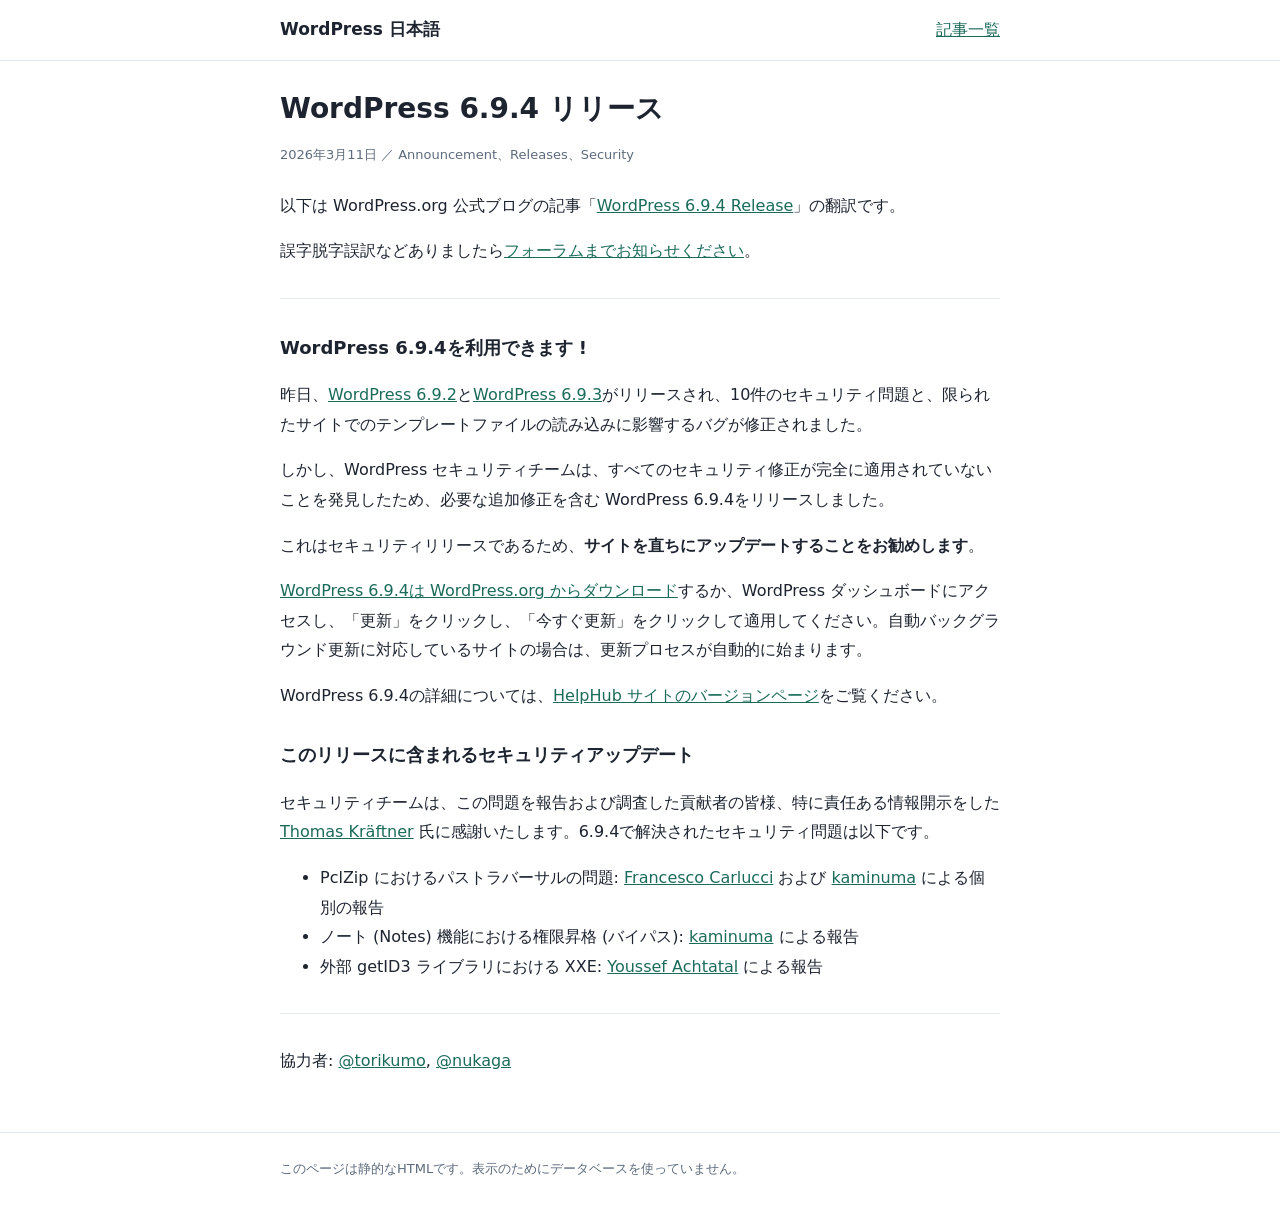
<file: sample/blog/wordpress-6-9-4-release/index.html>
<!doctype html>
<html lang="ja">
<meta charset="utf-8">
<meta name="viewport" content="width=device-width,initial-scale=1">
<title>WordPress 6.9.4 リリース</title>
<meta name="description" content="以下は WordPress.org 公式ブログの記事「WordPress 6.9.4 Release」の翻訳です。 誤字脱字誤訳などありましたらフォーラムまでお知らせください。 WordPress 6.9.4を利用できま […]">

<link rel="stylesheet" href="../../style.css">
<header class="site"><div class="wrap"><strong><a href="../" style="color:inherit;text-decoration:none">WordPress 日本語</a></strong><nav><a href="../">記事一覧</a></nav></div></header>
<main class="wrap">
<article>
<h1>WordPress 6.9.4 リリース</h1>
<p class="meta">2026年3月11日 ／ Announcement、Releases、Security</p>

<p>以下は WordPress.org 公式ブログの記事「<a href="https://wordpress.org/news/2026/03/wordpress-6-9-4-release/">WordPress 6.9.4 Release</a>」の翻訳です。</p>
<p>誤字脱字誤訳などありましたら<a href="https://ja.wordpress.org/support/forum/alphabeta/">フォーラムまでお知らせください</a>。</p>
<hr>
<h3>WordPress 6.9.4を利用できます !</h3>
<p>昨日、<a href="../wordpress-6-9-2-release/">WordPress 6.9.2</a>と<a href="../wordpress-6-9-3-and-7-0-beta-4/">WordPress 6.9.3</a>がリリースされ、10件のセキュリティ問題と、限られたサイトでのテンプレートファイルの読み込みに影響するバグが修正されました。</p>
<p>しかし、WordPress セキュリティチームは、すべてのセキュリティ修正が完全に適用されていないことを発見したため、必要な追加修正を含む WordPress 6.9.4をリリースしました。</p>
<p>これはセキュリティリリースであるため、<strong>サイトを直ちにアップデートすることをお勧めします</strong>。</p>
<p><a href="https://wordpress.org/wordpress-6.9.4.zip">WordPress 6.9.4は WordPress.org からダウンロード</a>するか、WordPress ダッシュボードにアクセスし、「更新」をクリックし、「今すぐ更新」をクリックして適用してください。自動バックグラウンド更新に対応しているサイトの場合は、更新プロセスが自動的に始まります。</p>
<p>WordPress 6.9.4の詳細については、<a href="https://wordpress.org/documentation/wordpress-version/version-6-9-4/">HelpHub サイトのバージョンページ</a>をご覧ください。</p>
<h3>このリリースに含まれるセキュリティアップデート</h3>
<p>セキュリティチームは、この問題を報告および調査した貢献者の皆様、特に責任ある情報開示をした <a href="https://profiles.wordpress.org/kraftner">Thomas Kräftner</a> 氏に感謝いたします。6.9.4で解決されたセキュリティ問題は以下です。</p>
<ul><li>PclZip におけるパストラバーサルの問題: <a href="https://profiles.wordpress.org/francescocarlucci/">Francesco Carlucci</a> および <a href="https://profiles.wordpress.org/kaminuma/">kaminuma</a> による個別の報告</li><li>ノート (Notes) 機能における権限昇格 (バイパス): <a href="https://profiles.wordpress.org/kaminuma/">kaminuma</a> による報告</li><li>外部 getID3 ライブラリにおける XXE: <a href="https://profiles.wordpress.org/regex33/">Youssef Achtatal</a> による報告</li></ul>
<hr>
<p>協力者: <a href="https://profiles.wordpress.org/torikumo/">@torikumo</a>, <a href="https://profiles.wordpress.org/nukaga/">@nukaga</a></p>
</article>
</main>
<footer class="site"><div class="wrap">このページは静的なHTMLです。表示のためにデータベースを使っていません。</div></footer>
</html>
</file>
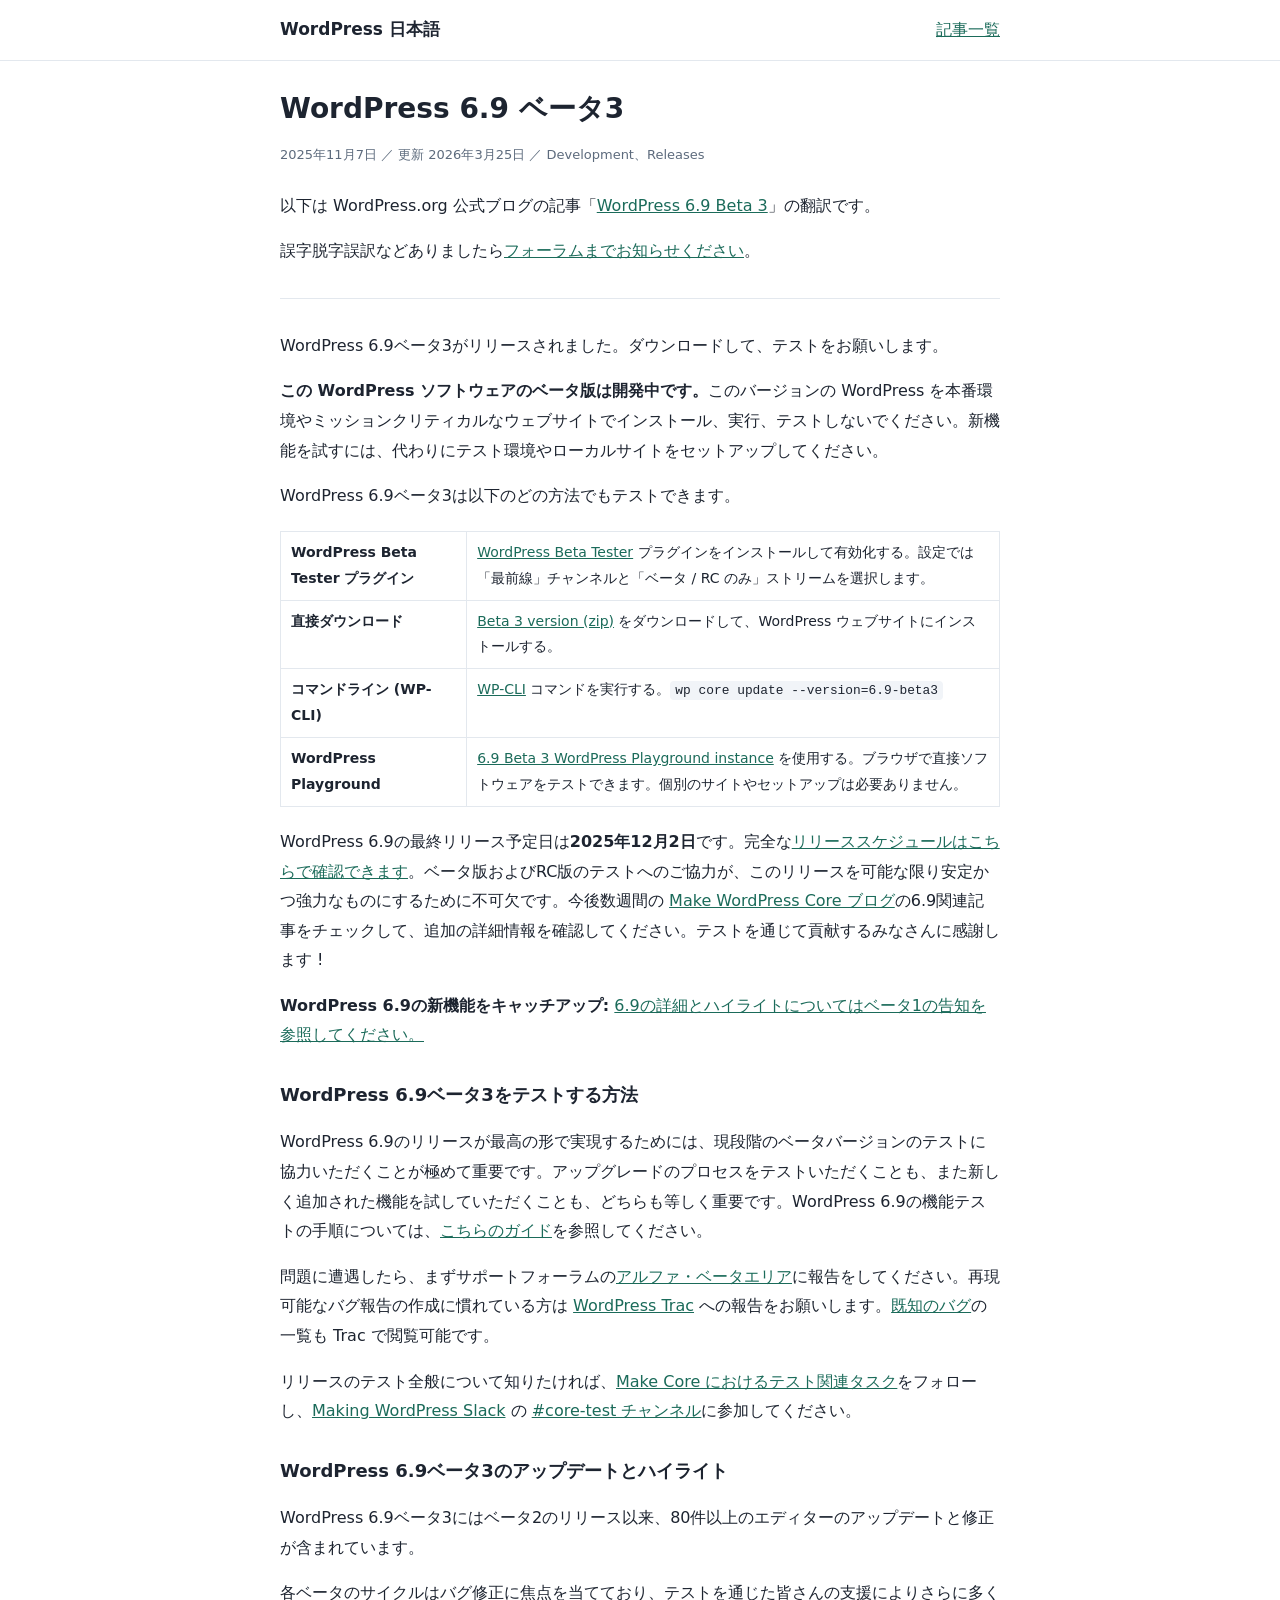
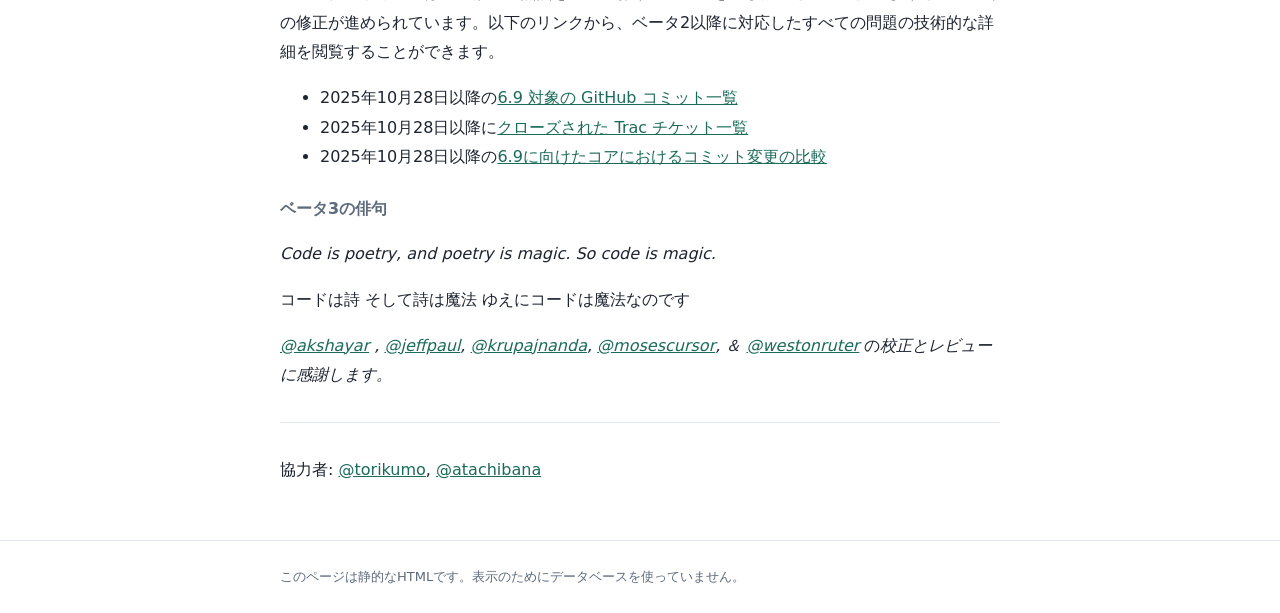
<file: sample/blog/wordpress-6-9-beta-3/index.html>
<!doctype html>
<html lang="ja">
<meta charset="utf-8">
<meta name="viewport" content="width=device-width,initial-scale=1">
<title>WordPress 6.9 ベータ3</title>
<meta name="description" content="以下は WordPress.org 公式ブログの記事「WordPress 6.9 Beta 3」の翻訳です。 誤字脱字誤訳などありましたらフォーラムまでお知らせください。 WordPress 6.9ベータ3がリリースされ […]">

<link rel="stylesheet" href="../../style.css">
<header class="site"><div class="wrap"><strong><a href="../" style="color:inherit;text-decoration:none">WordPress 日本語</a></strong><nav><a href="../">記事一覧</a></nav></div></header>
<main class="wrap">
<article>
<h1>WordPress 6.9 ベータ3</h1>
<p class="meta">2025年11月7日 ／ 更新 2026年3月25日 ／ Development、Releases</p>

<p>以下は WordPress.org 公式ブログの記事「<a href="https://wordpress.org/news/2025/11/wordpress-6-9-beta-3/">WordPress 6.9 Beta 3</a>」の翻訳です。</p>
<p>誤字脱字誤訳などありましたら<a href="https://ja.wordpress.org/support/forum/alphabeta/">フォーラムまでお知らせください</a>。</p>
<hr>
<p>WordPress 6.9ベータ3がリリースされました。ダウンロードして、テストをお願いします。</p>
<p><strong>この WordPress ソフトウェアのベータ版は開発中です。</strong>このバージョンの WordPress を本番環境やミッションクリティカルなウェブサイトでインストール、実行、テストしないでください。新機能を試すには、代わりにテスト環境やローカルサイトをセットアップしてください。</p>
<p>WordPress 6.9ベータ3は以下のどの方法でもテストできます。</p>
<div class="table-wrap"><table><tbody><tr><td><strong>WordPress Beta Tester プラグイン</strong></td><td><a href="https://wordpress.org/plugins/wordpress-beta-tester/">WordPress Beta Tester</a> プラグインをインストールして有効化する。設定では「最前線」チャンネルと「ベータ / RC のみ」ストリームを選択します。</td></tr><tr><td><strong>直接ダウンロード</strong></td><td><a href="https://wordpress.org/wordpress-6.9-beta3.zip">Beta 3 version (zip)</a> をダウンロードして、WordPress ウェブサイトにインストールする。</td></tr><tr><td><strong>コマンドライン (WP-CLI)</strong></td><td><a href="https://make.wordpress.org/cli/">WP-CLI</a> コマンドを実行する。<code>wp core update --version=6.9-beta3</code></td></tr><tr><td><strong>WordPress Playground</strong></td><td><a href="https://playground.wordpress.net/?php=8.0&amp;amp;wp=beta&amp;amp;networking=no&amp;amp;language=&amp;amp;multisite=no&amp;amp;random=y4q1rn88xn">6.9 Beta 3 WordPress Playground instance</a> を使用する。ブラウザで直接ソフトウェアをテストできます。個別のサイトやセットアップは必要ありません。</td></tr></tbody></table></div>
<p>WordPress 6.9の最終リリース予定日は<strong>2025年12月2日</strong>です。完全な<a href="https://make.wordpress.org/core/6-9/">リリーススケジュールはこちらで確認できます</a>。ベータ版およびRC版のテストへのご協力が、このリリースを可能な限り安定かつ強力なものにするために不可欠です。今後数週間の <a href="https://make.wordpress.org/core/">Make WordPress Core ブログ</a>の6.9関連記事をチェックして、追加の詳細情報を確認してください。テストを通じて貢献するみなさんに感謝します !</p>
<p><strong>WordPress 6.9の新機能をキャッチアップ:</strong> <a href="../wordpress-6-9-beta-1/">6.9の詳細とハイライトについてはベータ1の告知を参照してください。</a></p>
<h3>WordPress 6.9ベータ3をテストする方法</h3>
<p>WordPress 6.9のリリースが最高の形で実現するためには、現段階のベータバージョンのテストに協力いただくことが極めて重要です。アップグレードのプロセスをテストいただくことも、また新しく追加された機能を試していただくことも、どちらも等しく重要です。WordPress 6.9の機能テストの手順については、<a href="https://make.wordpress.org/test/2025/10/21/help-test-wordpress-6-9/">こちらのガイド</a>を参照してください。</p>
<p>問題に遭遇したら、まずサポートフォーラムの<a href="https://wordpress.org/support/forum/alphabeta/">アルファ・ベータエリア</a>に報告をしてください。再現可能なバグ報告の作成に慣れている方は <a href="https://core.trac.wordpress.org/newticket">WordPress Trac</a> への報告をお願いします。<a href="https://core.trac.wordpress.org/tickets/major">既知のバグ</a>の一覧も Trac で閲覧可能です。</p>
<p>リリースのテスト全般について知りたければ、<a href="https://make.wordpress.org/test/">Make Core におけるテスト関連タスク</a>をフォローし、<a href="https://wordpress.slack.com/">Making WordPress Slack</a> の <a href="https://wordpress.slack.com/messages/core-test/">#core-test チャンネル</a>に参加してください。</p>
<h3>WordPress 6.9ベータ3のアップデートとハイライト</h3>
<p>WordPress 6.9ベータ3にはベータ2のリリース以来、80件以上のエディターのアップデートと修正が含まれています。</p>
<p>各ベータのサイクルはバグ修正に焦点を当てており、テストを通じた皆さんの支援によりさらに多くの修正が進められています。以下のリンクから、ベータ2以降に対応したすべての問題の技術的な詳細を閲覧することができます。</p>
<ul><li>2025年10月28日以降の<a href="https://github.com/WordPress/gutenberg/commits/wp/6.9?since=2025-10-28&amp;amp;until=2025-11-04">6.9 対象の GitHub コミット一覧</a></li><li>2025年10月28日以降に<a href="https://core.trac.wordpress.org/query?status=closed&amp;amp;changetime=10%2F28%2F2025..11%2F04%2F2025&amp;amp;milestone=6.9&amp;amp;col=id&amp;amp;col=milestone&amp;amp;col=owner&amp;amp;col=type&amp;amp;col=priority&amp;amp;order=id">クローズされた Trac チケット一覧</a></li><li>2025年10月28日以降の<a href="https://github.com/WordPress/wordpress-develop/compare/7dcb09c26a1d97c20dcceb866abbd0f3c128388b...81f755846c2d66ce7d21b01623f8163a9f7c6ef6">6.9に向けたコアにおけるコミット変更の比較</a></li></ul>
<h4>ベータ3の俳句</h4>
<p><em>Code is poetry,</em>
<em>and poetry is magic.</em>
<em>So code is magic.</em></p>
<p>コードは詩
そして詩は魔法
ゆえにコードは魔法なのです</p>
<p><em><a href="https://profiles.wordpress.org/akshayar/">@akshayar</a> , <a href="https://profiles.wordpress.org/jeffpaul/">@jeffpaul</a>, <a href="https://profiles.wordpress.org/krupajnanda/">@krupajnanda</a>, <a href="https://profiles.wordpress.org/mosescursor/">@mosescursor</a>, ＆ <a href="https://profiles.wordpress.org/westonruter/">@westonruter</a></em> の<em>校正とレビューに感謝します。</em></p>
<hr>
<p>協力者: <a href="https://profiles.wordpress.org/torikumo/">@torikumo</a>, <a href="https://profiles.wordpress.org/atachibana/">@atachibana</a></p>
</article>
</main>
<footer class="site"><div class="wrap">このページは静的なHTMLです。表示のためにデータベースを使っていません。</div></footer>
</html>
</file>
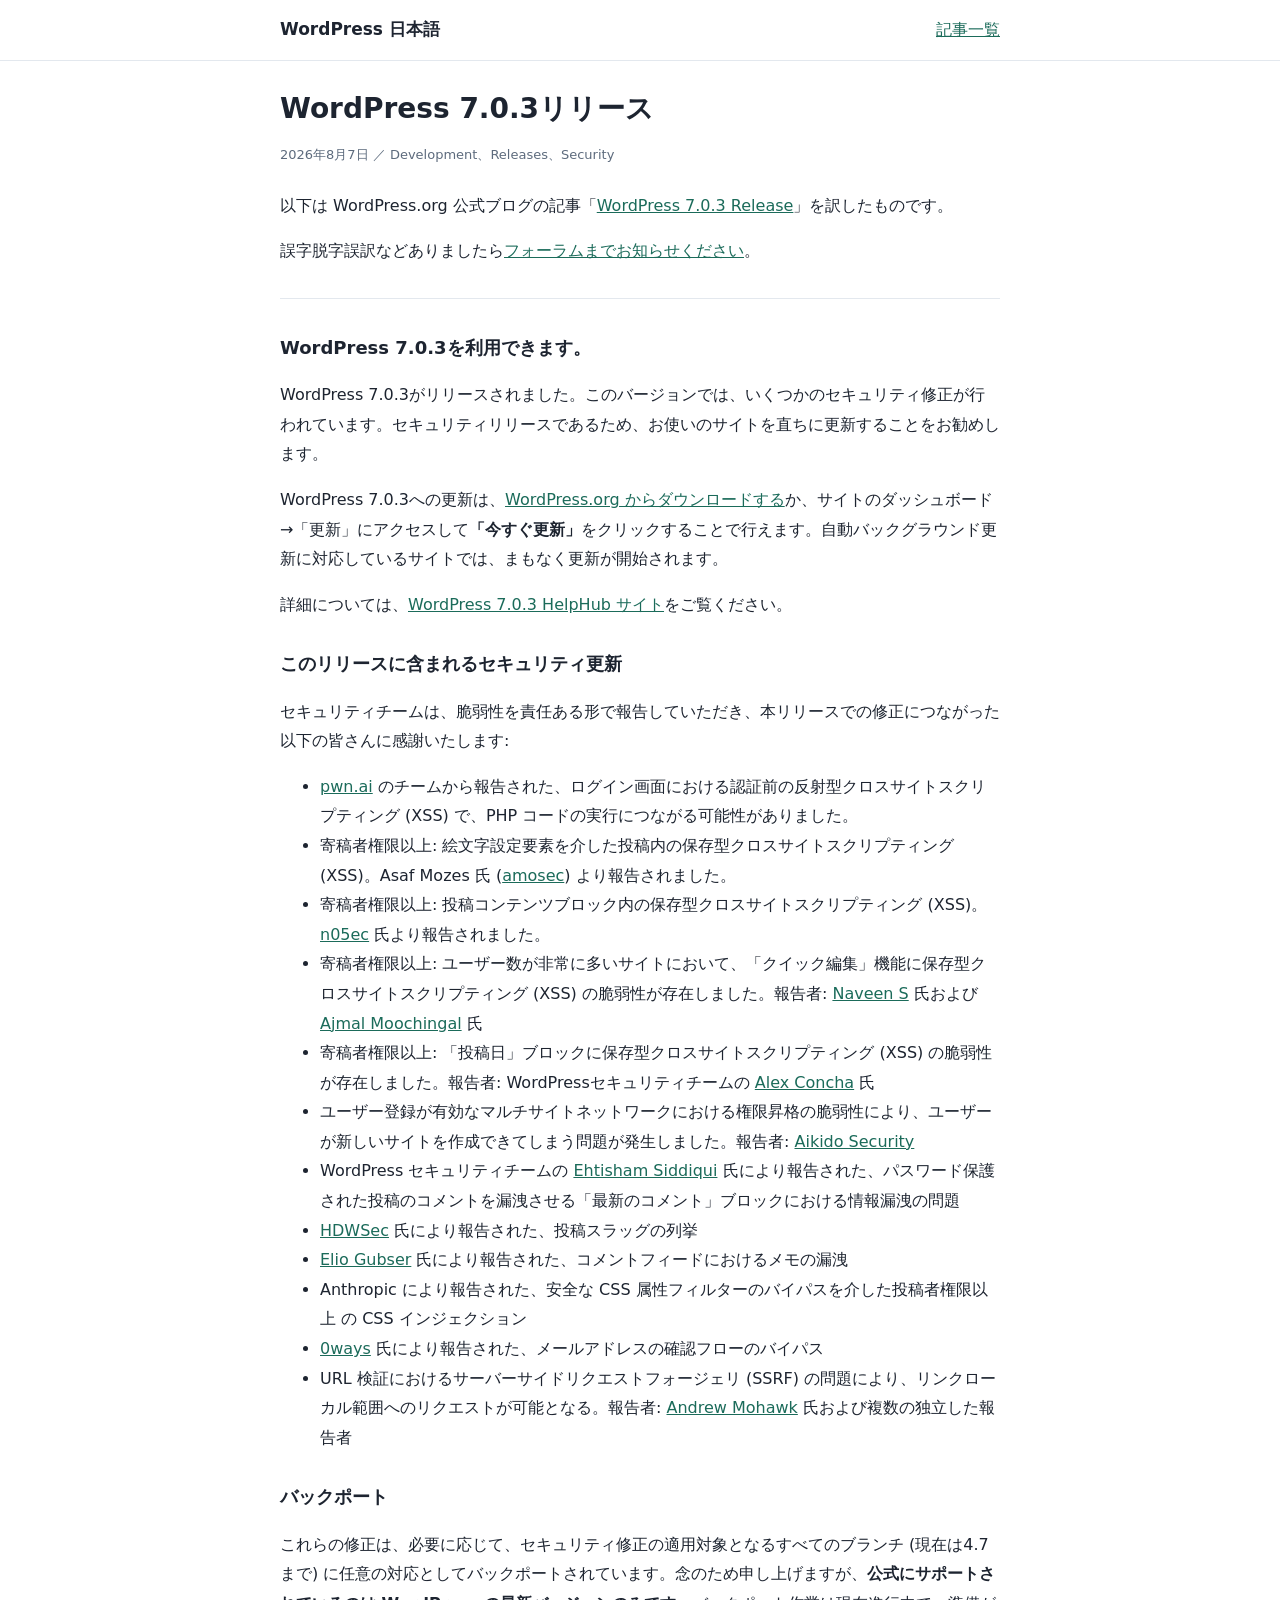
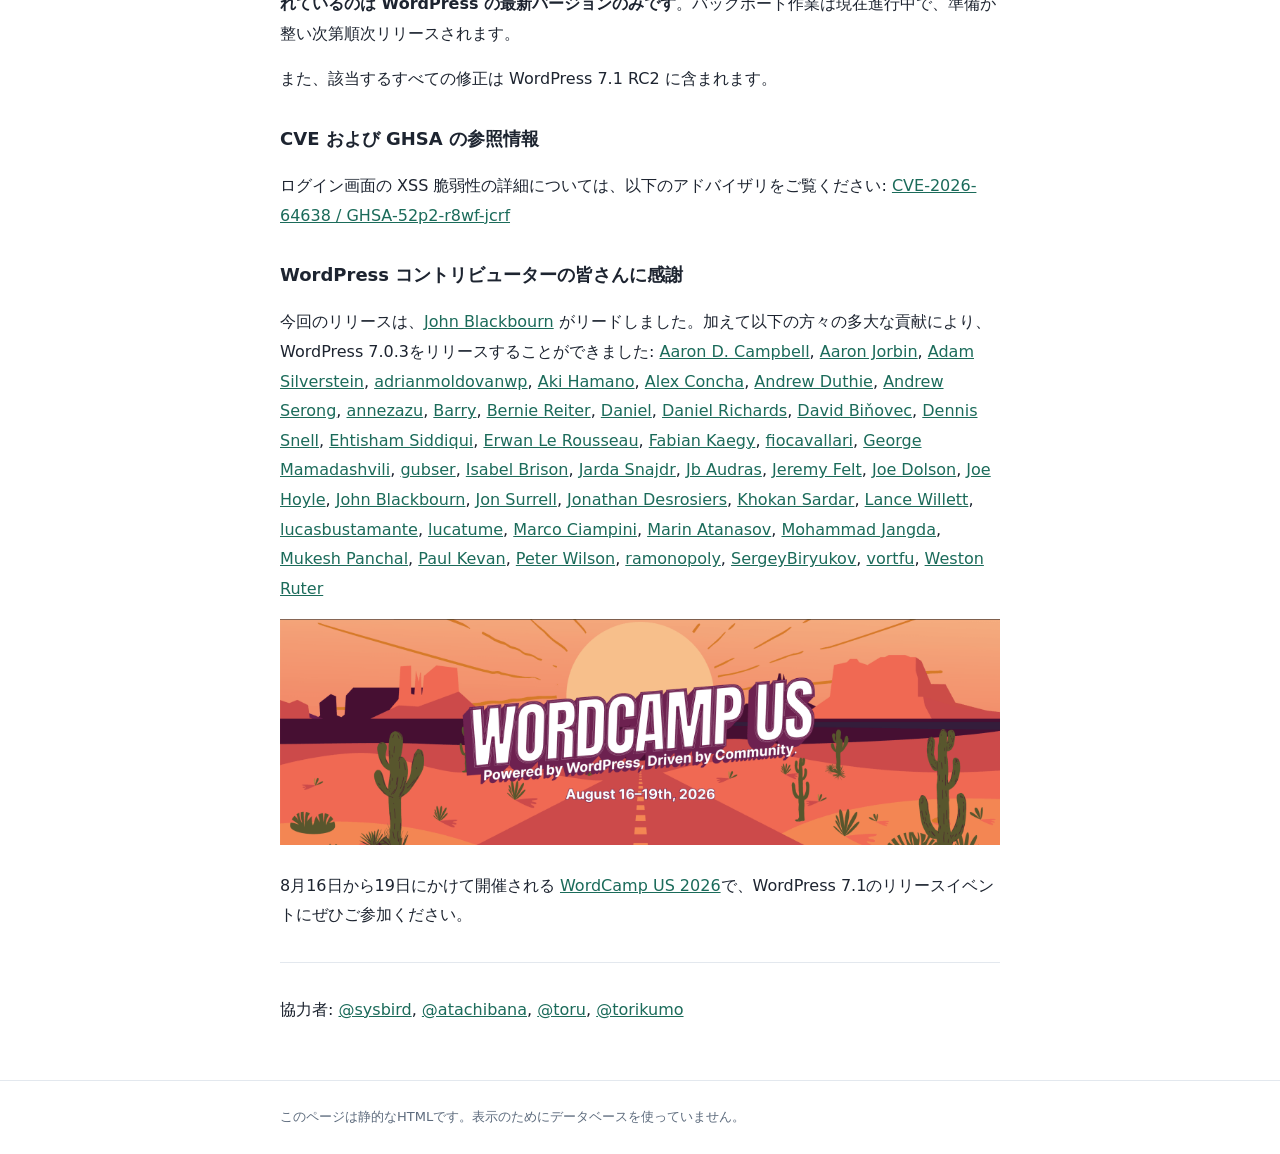
<file: sample/blog/wordpress-7-0-3-release/index.html>
<!doctype html>
<html lang="ja">
<meta charset="utf-8">
<meta name="viewport" content="width=device-width,initial-scale=1">
<title>WordPress 7.0.3リリース</title>
<meta name="description" content="以下は WordPress.org 公式ブログの記事「WordPress 7.0.3 Release」を訳したものです。 誤字脱字誤訳などありましたらフォーラムまでお知らせください。 WordPress 7.0.3を利用 […]">

<link rel="stylesheet" href="../../style.css">
<header class="site"><div class="wrap"><strong><a href="../" style="color:inherit;text-decoration:none">WordPress 日本語</a></strong><nav><a href="../">記事一覧</a></nav></div></header>
<main class="wrap">
<article>
<h1>WordPress 7.0.3リリース</h1>
<p class="meta">2026年8月7日 ／ Development、Releases、Security</p>

<p>以下は WordPress.org 公式ブログの記事「<a href="https://wordpress.org/news/2026/08/wordpress-7-0-3-release/">WordPress 7.0.3 Release</a>」を訳したものです。</p>
<p>誤字脱字誤訳などありましたら<a href="https://ja.wordpress.org/support/forum/alphabeta/">フォーラムまでお知らせください</a>。</p>
<hr>
<h3>WordPress 7.0.3を利用できます。</h3>
<p>WordPress 7.0.3がリリースされました。このバージョンでは、いくつかのセキュリティ修正が行われています。セキュリティリリースであるため、お使いのサイトを直ちに更新することをお勧めします。</p>
<p>WordPress 7.0.3への更新は、<a href="https://wordpress.org/wordpress-7.0.3.zip">WordPress.org からダウンロードする</a>か、サイトのダッシュボード→「更新」にアクセスして<strong>「今すぐ更新」</strong>をクリックすることで行えます。自動バックグラウンド更新に対応しているサイトでは、まもなく更新が開始されます。</p>
<p>詳細については、<a href="https://wordpress.org/documentation/wordpress-version/version-7-0-3/">WordPress 7.0.3 HelpHub サイト</a>をご覧ください。</p>
<h3>このリリースに含まれるセキュリティ更新</h3>
<p>セキュリティチームは、脆弱性を責任ある形で報告していただき、本リリースでの修正につながった以下の皆さんに感謝いたします:</p>
<ul><li><a href="https://pwn.ai/">pwn.ai</a> のチームから報告された、ログイン画面における認証前の反射型クロスサイトスクリプティング (XSS) で、PHP コードの実行につながる可能性がありました。</li><li>寄稿者権限以上: 絵文字設定要素を介した投稿内の保存型クロスサイトスクリプティング (XSS)。Asaf Mozes 氏 (<a href="https://hackerone.com/amosec?type=user">amosec</a>) より報告されました。</li><li>寄稿者権限以上: 投稿コンテンツブロック内の保存型クロスサイトスクリプティング (XSS)。<a href="https://hackerone.com/n05ec">n05ec</a> 氏より報告されました。</li><li>寄稿者権限以上: ユーザー数が非常に多いサイトにおいて、「クイック編集」機能に保存型クロスサイトスクリプティング (XSS) の脆弱性が存在しました。報告者: <a href="https://www.linkedin.com/in/naveens72/">Naveen S</a> 氏および <a href="https://www.linkedin.com/in/ajmalmoochingal/">Ajmal Moochingal</a> 氏</li><li>寄稿者権限以上: 「投稿日」ブロックに保存型クロスサイトスクリプティング (XSS) の脆弱性が存在しました。報告者: WordPressセキュリティチームの <a href="https://profiles.wordpress.org/xknown/">Alex Concha</a> 氏</li><li>ユーザー登録が有効なマルチサイトネットワークにおける権限昇格の脆弱性により、ユーザーが新しいサイトを作成できてしまう問題が発生しました。報告者: <a href="https://aikido.dev/">Aikido Security</a></li><li>WordPress セキュリティチームの <a href="https://profiles.wordpress.org/ehtis/">Ehtisham Siddiqui</a> 氏により報告された、パスワード保護された投稿のコメントを漏洩させる「最新のコメント」ブロックにおける情報漏洩の問題</li><li><a href="https://hdwsec.fr/">HDWSec</a> 氏により報告された、投稿スラッグの列挙</li><li><a href="https://profiles.wordpress.org/odkdn1/">Elio Gubser</a> 氏により報告された、コメントフィードにおけるメモの漏洩</li><li>Anthropic により報告された、安全な CSS 属性フィルターのバイパスを介した投稿者権限以上 の CSS インジェクション</li><li><a href="https://hackerone.com/0ways">0ways</a> 氏により報告された、メールアドレスの確認フローのバイパス</li><li>URL 検証におけるサーバーサイドリクエストフォージェリ (SSRF) の問題により、リンクローカル範囲へのリクエストが可能となる。報告者: <a href="https://hackerone.com/andrewmohawk?type=user">Andrew Mohawk</a> 氏および複数の独立した報告者</li></ul>
<h3>バックポート</h3>
<p>これらの修正は、必要に応じて、セキュリティ修正の適用対象となるすべてのブランチ (現在は4.7まで) に任意の対応としてバックポートされています。念のため申し上げますが、<strong>公式にサポートされているのは WordPress の最新バージョンのみです</strong>。バックポート作業は現在進行中で、準備が整い次第順次リリースされます。</p>
<p>また、該当するすべての修正は WordPress 7.1 RC2 に含まれます。</p>
<h3>CVE および GHSA の参照情報</h3>
<p>ログイン画面の XSS 脆弱性の詳細については、以下のアドバイザリをご覧ください: <a href="https://github.com/WordPress/wordpress-develop/security/advisories/GHSA-52p2-r8wf-jcrf">CVE-2026-64638 / GHSA-52p2-r8wf-jcrf</a></p>
<h3>WordPress コントリビューターの皆さんに感謝</h3>
<p>今回のリリースは、<a href="https://profiles.wordpress.org/johnbillion/">John Blackbourn</a> がリードしました。加えて以下の方々の多大な貢献により、WordPress 7.0.3をリリースすることができました: <a href="https://profiles.wordpress.org/aaroncampbell">Aaron D. Campbell</a>, <a href="https://profiles.wordpress.org/jorbin">Aaron Jorbin</a>, <a href="https://profiles.wordpress.org/adamsilverstein">Adam Silverstein</a>, <a href="https://profiles.wordpress.org/adrianmoldovanwp">adrianmoldovanwp</a>, <a href="https://profiles.wordpress.org/wildworks">Aki Hamano</a>, <a href="https://profiles.wordpress.org/xknown">Alex Concha</a>, <a href="https://profiles.wordpress.org/aduth">Andrew Duthie</a>, <a href="https://profiles.wordpress.org/andrewserong">Andrew Serong</a>, <a href="https://profiles.wordpress.org/annezazu">annezazu</a>, <a href="https://profiles.wordpress.org/barry">Barry</a>, <a href="https://profiles.wordpress.org/bernhard-reiter">Bernie Reiter</a>, <a href="https://profiles.wordpress.org/villanovachile">Daniel</a>, <a href="https://profiles.wordpress.org/talldanwp">Daniel Richards</a>, <a href="https://profiles.wordpress.org/davidbinda">David Biňovec</a>, <a href="https://profiles.wordpress.org/dmsnell">Dennis Snell</a>, <a href="https://profiles.wordpress.org/ehtis">Ehtisham Siddiqui</a>, <a href="https://profiles.wordpress.org/erwanlr">Erwan Le Rousseau</a>, <a href="https://profiles.wordpress.org/fabiankaegy/">Fabian Kaegy</a>, <a href="https://profiles.wordpress.org/fiocavallari">fiocavallari</a>, <a href="https://profiles.wordpress.org/mamaduka">George Mamadashvili</a>, <a href="https://profiles.wordpress.org/odkdn1">gubser</a>, <a href="https://profiles.wordpress.org/isabel_brison">Isabel Brison</a>, <a href="https://profiles.wordpress.org/jsnajdr">Jarda Snajdr</a>, <a href="https://profiles.wordpress.org/audrasjb">Jb Audras</a>, <a href="https://profiles.wordpress.org/jeremyfelt">Jeremy Felt</a>, <a href="https://profiles.wordpress.org/joedolson">Joe Dolson</a>, <a href="https://profiles.wordpress.org/joehoyle">Joe Hoyle</a>, <a href="https://profiles.wordpress.org/johnbillion">John Blackbourn</a>, <a href="https://profiles.wordpress.org/jonsurrell">Jon Surrell</a>, <a href="https://profiles.wordpress.org/desrosj">Jonathan Desrosiers</a>, <a href="https://profiles.wordpress.org/khokansardar">Khokan Sardar</a>, <a href="https://profiles.wordpress.org/lancewillett">Lance Willett</a>, <a href="https://profiles.wordpress.org/lucasbustamante">lucasbustamante</a>, <a href="https://profiles.wordpress.org/lucatume">lucatume</a>, <a href="https://profiles.wordpress.org/mciampini/">Marco Ciampini</a>, <a href="https://profiles.wordpress.org/tyxla">Marin Atanasov</a>, <a href="https://profiles.wordpress.org/batmoo">Mohammad Jangda</a>, <a href="https://profiles.wordpress.org/mukesh27">Mukesh Panchal</a>, <a href="https://profiles.wordpress.org/paulkevan">Paul Kevan</a>, <a href="https://profiles.wordpress.org/peterwilsoncc">Peter Wilson</a>, <a href="https://profiles.wordpress.org/ramonopoly">ramonopoly</a>, <a href="https://profiles.wordpress.org/sergeybiryukov">SergeyBiryukov</a>, <a href="https://profiles.wordpress.org/vortfu">vortfu</a>, <a href="https://profiles.wordpress.org/westonruter">Weston Ruter</a></p>
<p><img src="../../images/wcus-2026-teaser-f60f29.png" alt="WordCamp US: Powered by WordPress, Driven by Community, August 16-19, 2026" loading="lazy" decoding="async"></p>
<p>8月16日から19日にかけて開催される <a href="https://us.wordcamp.org/2026/">WordCamp US 2026</a>で、WordPress 7.1のリリースイベントにぜひご参加ください。</p>
<hr>
<p>協力者: <a href="https://profiles.wordpress.org/sysbird/">@sysbird</a>, <a href="https://profiles.wordpress.org/atachibana/">@atachibana</a>, <a href="https://profiles.wordpress.org/toru/">@toru</a>, <a href="https://profiles.wordpress.org/torikumo/">@torikumo</a></p>
</article>
</main>
<footer class="site"><div class="wrap">このページは静的なHTMLです。表示のためにデータベースを使っていません。</div></footer>
</html>
</file>
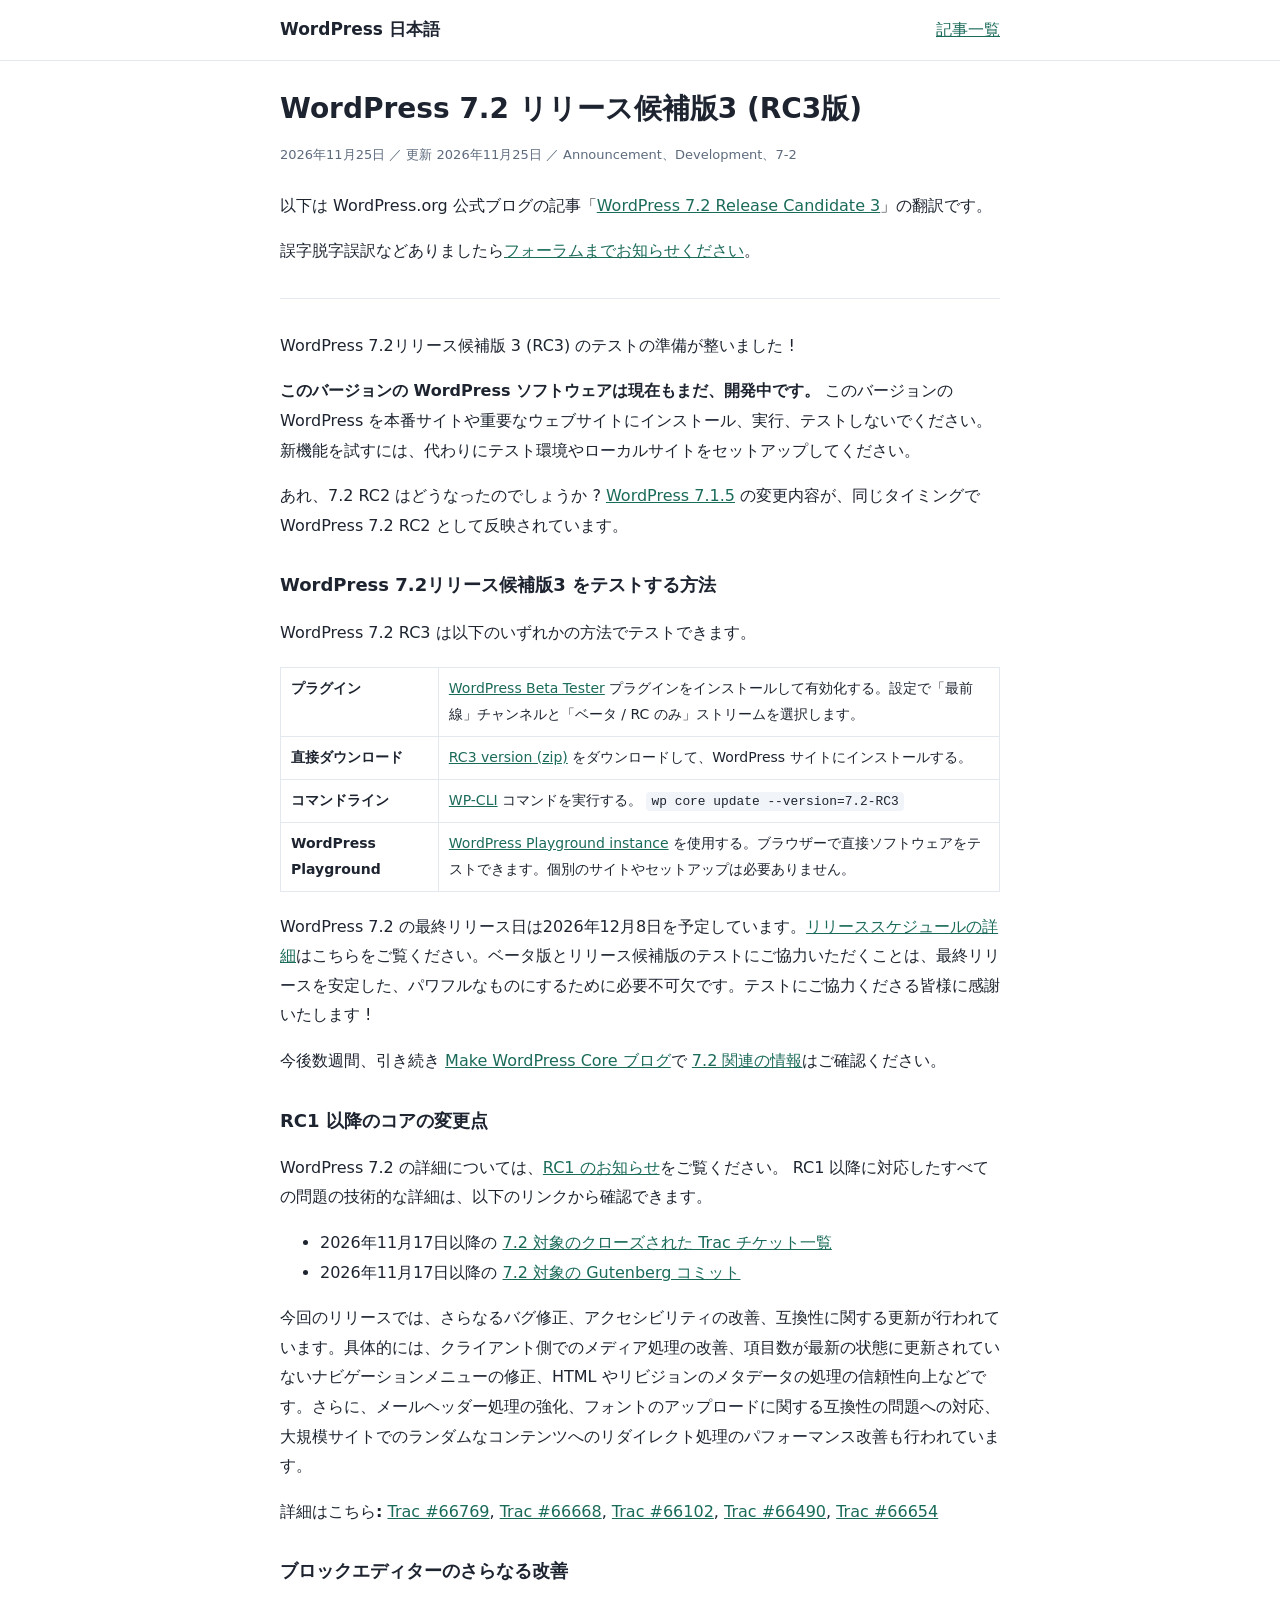
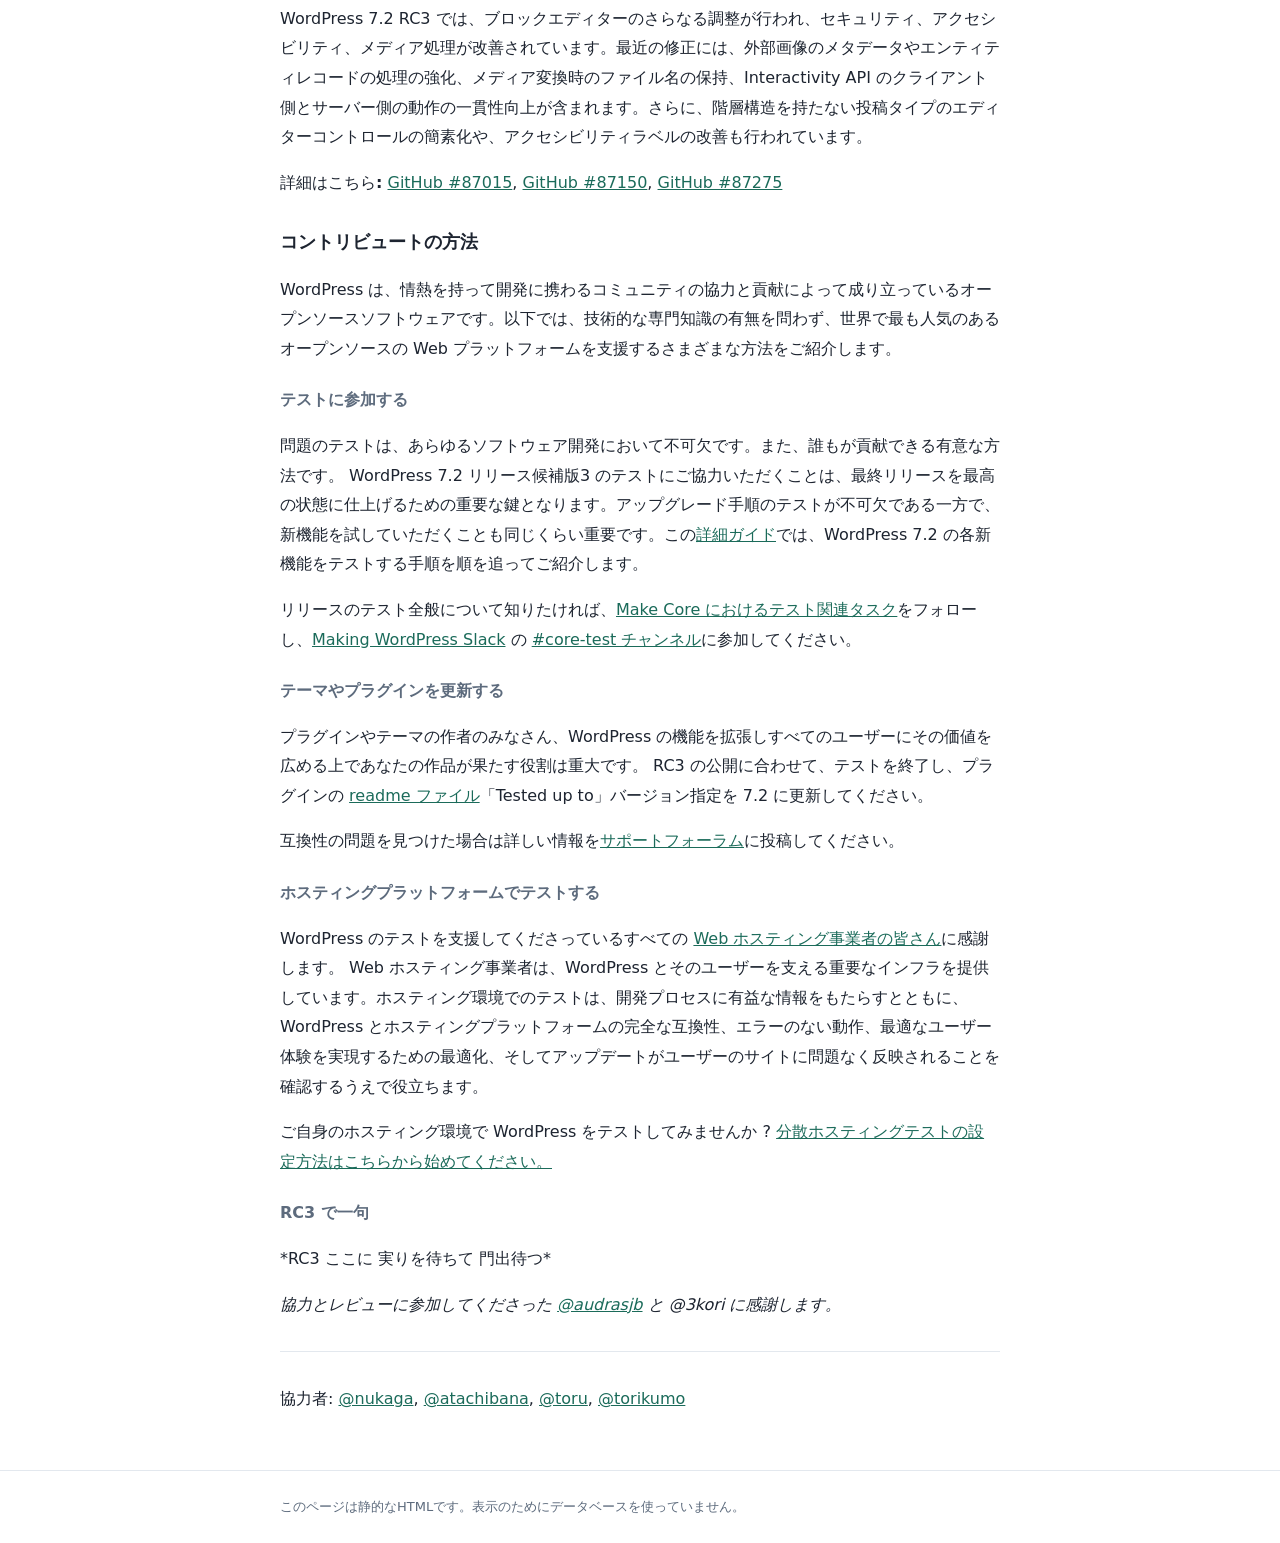
<file: sample/blog/wordpress-7-2-release-candidate-3/index.html>
<!doctype html>
<html lang="ja">
<meta charset="utf-8">
<meta name="viewport" content="width=device-width,initial-scale=1">
<title>WordPress 7.2 リリース候補版3 (RC3版)</title>
<meta name="description" content="以下は WordPress.org 公式ブログの記事「WordPress 7.2 Release Candidate 3」の翻訳です。 誤字脱字誤訳などありましたらフォーラムまでお知らせください。 WordPress 7 […]">

<link rel="stylesheet" href="../../style.css">
<header class="site"><div class="wrap"><strong><a href="../" style="color:inherit;text-decoration:none">WordPress 日本語</a></strong><nav><a href="../">記事一覧</a></nav></div></header>
<main class="wrap">
<article>
<h1>WordPress 7.2 リリース候補版3 (RC3版)</h1>
<p class="meta">2026年11月25日 ／ 更新 2026年11月25日 ／ Announcement、Development、7-2</p>

<p>以下は WordPress.org 公式ブログの記事「<a href="https://wordpress.org/news/2026/11/wordpress-7-2-release-candidate-3/">WordPress 7.2 Release Candidate 3</a>」の翻訳です。</p>
<p>誤字脱字誤訳などありましたら<a href="https://ja.wordpress.org/support/forum/alphabeta/">フォーラムまでお知らせください</a>。</p>
<hr>
<p>WordPress 7.2リリース候補版 3 (RC3) のテストの準備が整いました !</p>
<p><strong>このバージョンの WordPress ソフトウェアは現在もまだ、開発中です。</strong> このバージョンの WordPress を本番サイトや重要なウェブサイトにインストール、実行、テストしないでください。 新機能を試すには、代わりにテスト環境やローカルサイトをセットアップしてください。</p>
<p>あれ、7.2 RC2 はどうなったのでしょうか ?
<a href="../wordpress-7-1-5/">WordPress 7.1.5</a> の変更内容が、同じタイミングで WordPress 7.2 RC2 として反映されています。</p>
<h3>WordPress 7.2リリース候補版3 をテストする方法</h3>
<p>WordPress 7.2 RC3 は以下のいずれかの方法でテストできます。</p>
<div class="table-wrap"><table><tbody><tr><td><strong>プラグイン</strong></td><td><a href="https://wordpress.org/plugins/wordpress-beta-tester/">WordPress Beta Tester</a> プラグインをインストールして有効化する。設定で「最前線」チャンネルと「ベータ / RC のみ」ストリームを選択します。</td></tr><tr><td><strong>直接ダウンロード</strong></td><td><a href="https://wordpress.org/wordpress-7.2-RC3.zip">RC3 version (zip)</a> をダウンロードして、WordPress サイトにインストールする。</td></tr><tr><td><strong>コマンドライン</strong></td><td><a href="https://make.wordpress.org/cli/">WP-CLI</a> コマンドを実行する。 <code>wp core update --version=7.2-RC3</code></td></tr><tr><td><strong>WordPress Playground</strong></td><td><a href="http://playground.wordpress.net/release">WordPress Playground instance</a> を使用する。ブラウザーで直接ソフトウェアをテストできます。個別のサイトやセットアップは必要ありません。</td></tr></tbody></table></div>
<p>WordPress 7.2 の最終リリース日は2026年12月8日を予定しています。<a href="https://make.wordpress.org/core/2026/10/06/wordpress-7-2-release-party-schedule/">リリーススケジュールの詳細</a>はこちらをご覧ください。ベータ版とリリース候補版のテストにご協力いただくことは、最終リリースを安定した、パワフルなものにするために必要不可欠です。テストにご協力くださる皆様に感謝いたします !</p>
<p>今後数週間、引き続き <a href="https://make.wordpress.org/core/">Make WordPress Core ブログ</a>で <a href="https://make.wordpress.org/core/tag/7-2">7.2 関連の情報</a>はご確認ください。</p>
<h3>RC1 以降のコアの変更点</h3>
<p>WordPress 7.2 の詳細については、<a href="../wordpress-7-2-release-candidate-1/">RC1 のお知らせ</a>をご覧ください。
RC1 以降に対応したすべての問題の技術的な詳細は、以下のリンクから確認できます。</p>
<ul><li>2026年11月17日以降の <a href="https://core.trac.wordpress.org/query?changetime=11%2F17%2F2026..11%2F24%2F2026&amp;amp;milestone=7.2&amp;amp;status=closed&amp;amp;group=component&amp;amp;order=id&amp;amp;col=id&amp;amp;col=summary&amp;amp;col=milestone&amp;amp;col=owner&amp;amp;col=type&amp;amp;col=priority">7.2 対象のクローズされた Trac チケット一覧</a></li><li>2026年11月17日以降の <a href="https://github.com/WordPress/gutenberg/commits/wp/7.2?since=2026-11-17&amp;amp;until=2026-11-24">7.2 対象の Gutenberg コミット</a></li></ul>
<p>今回のリリースでは、さらなるバグ修正、アクセシビリティの改善、互換性に関する更新が行われています。具体的には、クライアント側でのメディア処理の改善、項目数が最新の状態に更新されていないナビゲーションメニューの修正、HTML やリビジョンのメタデータの処理の信頼性向上などです。さらに、メールヘッダー処理の強化、フォントのアップロードに関する互換性の問題への対応、大規模サイトでのランダムなコンテンツへのリダイレクト処理のパフォーマンス改善も行われています。</p>
<p>詳細はこちら<strong>:</strong> <a href="https://core.trac.wordpress.org/ticket/66769">Trac #66769</a>, <a href="https://core.trac.wordpress.org/ticket/66668">Trac #66668</a>, <a href="https://core.trac.wordpress.org/ticket/66102">Trac #66102</a>, <a href="https://core.trac.wordpress.org/ticket/66490">Trac #66490</a>, <a href="https://core.trac.wordpress.org/ticket/66654">Trac #66654</a></p>
<h3>ブロックエディターのさらなる改善</h3>
<p>WordPress 7.2 RC3 では、ブロックエディターのさらなる調整が行われ、セキュリティ、アクセシビリティ、メディア処理が改善されています。最近の修正には、外部画像のメタデータやエンティティレコードの処理の強化、メディア変換時のファイル名の保持、Interactivity API のクライアント側とサーバー側の動作の一貫性向上が含まれます。さらに、階層構造を持たない投稿タイプのエディターコントロールの簡素化や、アクセシビリティラベルの改善も行われています。</p>
<p>詳細はこちら<strong>:</strong> <a href="https://github.com/WordPress/gutenberg/pull/87015">GitHub #87015</a>, <a href="https://github.com/WordPress/gutenberg/pull/87150">GitHub #87150</a>, <a href="https://github.com/WordPress/gutenberg/pull/87275">GitHub #87275</a></p>
<h3>コントリビュートの方法</h3>
<p>WordPress は、情熱を持って開発に携わるコミュニティの協力と貢献によって成り立っているオープンソースソフトウェアです。以下では、技術的な専門知識の有無を問わず、世界で最も人気のあるオープンソースの Web プラットフォームを支援するさまざまな方法をご紹介します。</p>
<h4>テストに参加する</h4>
<p>問題のテストは、あらゆるソフトウェア開発において不可欠です。また、誰もが貢献できる有意な方法です。
WordPress 7.2 リリース候補版3 のテストにご協力いただくことは、最終リリースを最高の状態に仕上げるための重要な鍵となります。アップグレード手順のテストが不可欠である一方で、新機能を試していただくことも同じくらい重要です。この<a href="https://make.wordpress.org/test/2026/10/20/help-test-wordpress-7-2/">詳細ガイド</a>では、WordPress 7.2 の各新機能をテストする手順を順を追ってご紹介します。</p>
<p>リリースのテスト全般について知りたければ、<a href="https://make.wordpress.org/test/">Make Core におけるテスト関連タスク</a>をフォローし、<a href="https://wordpress.slack.com/">Making WordPress Slack</a> の <a href="https://wordpress.slack.com/messages/core-test/">#core-test チャンネル</a>に参加してください。</p>
<h4>テーマやプラグインを更新する</h4>
<p>プラグインやテーマの作者のみなさん、WordPress の機能を拡張しすべてのユーザーにその価値を広める上であなたの作品が果たす役割は重大です。
RC3 の公開に合わせて、テストを終了し、プラグインの <a href="https://developer.wordpress.org/plugins/wordpress-org/how-your-readme-txt-works/">readme ファイル</a>「Tested up to」バージョン指定を 7.2 に更新してください。</p>
<p>互換性の問題を見つけた場合は詳しい情報を<a href="https://wordpress.org/support/forum/alphabeta/">サポートフォーラム</a>に投稿してください。</p>
<h4>ホスティングプラットフォームでテストする</h4>
<p>WordPress のテストを支援してくださっているすべての <a href="https://make.wordpress.org/hosting/test-results/">Web ホスティング事業者の皆さん</a>に感謝します。
Web ホスティング事業者は、WordPress とそのユーザーを支える重要なインフラを提供しています。ホスティング環境でのテストは、開発プロセスに有益な情報をもたらすとともに、WordPress とホスティングプラットフォームの完全な互換性、エラーのない動作、最適なユーザー体験を実現するための最適化、そしてアップデートがユーザーのサイトに問題なく反映されることを確認するうえで役立ちます。</p>
<p>ご自身のホスティング環境で WordPress をテストしてみませんか ? <a href="https://make.wordpress.org/hosting/test-results-getting-started/">分散ホスティングテストの設定方法はこちらから始めてください。</a></p>
<h4>RC3 で一句</h4>
<p>*RC3 ここに
実りを待ちて
門出待つ*</p>
<p><em>協力とレビューに参加してくださった <a href="https://profiles.wordpress.org/audrasjb/">@audrasjb</a> と @3kori に感謝します。</em></p>
<hr>
<p>協力者: <a href="https://profiles.wordpress.org/nukaga/">@nukaga</a>, <a href="https://profiles.wordpress.org/atachibana/">@atachibana</a>, <a href="https://profiles.wordpress.org/toru/">@toru</a>, <a href="https://profiles.wordpress.org/torikumo/">@torikumo</a></p>
</article>
</main>
<footer class="site"><div class="wrap">このページは静的なHTMLです。表示のためにデータベースを使っていません。</div></footer>
</html>
</file>
<file: sample/style.css>
:root{--ink:#1d2430;--mute:#5d6b7d;--line:#e3e8ee;--bg:#fff;--acc:#1b6b5a}
*{box-sizing:border-box}html{-webkit-text-size-adjust:100%}
body{margin:0;background:var(--bg);color:var(--ink);font:16px/1.85 system-ui,-apple-system,"Hiragino Kaku Gothic ProN","Noto Sans JP",sans-serif}
a{color:var(--acc)}img{max-width:100%;height:auto}
header.site{border-bottom:1px solid var(--line)}
.wrap{max-width:760px;margin:0 auto;padding:0 20px}
header.site .wrap{display:flex;align-items:center;justify-content:space-between;height:60px}
header.site strong{font-size:17px}
h1{font-size:28px;line-height:1.45;margin:28px 0 8px}
h2{font-size:21px;margin:40px 0 10px;padding-bottom:6px;border-bottom:1px solid var(--line)}
h3{font-size:18px;margin:28px 0 8px}
h4{font-size:16px;margin:22px 0 6px;color:var(--mute)}
.meta{color:var(--mute);font-size:13px;margin-bottom:24px}
.table-wrap{overflow-x:auto;margin:20px 0}
table{border-collapse:collapse;width:100%;font-size:14px}
th,td{border:1px solid var(--line);padding:8px 10px;text-align:left;vertical-align:top}
th{background:#f6f8fa}
pre{background:#0f1720;color:#e7eef6;padding:14px;border-radius:8px;overflow-x:auto;font-size:13px}
code{background:#f1f4f8;padding:2px 5px;border-radius:4px;font-size:.92em}
pre code{background:none;padding:0}
blockquote{margin:20px 0;padding:4px 16px;border-left:3px solid var(--line);color:var(--mute)}
hr{border:0;border-top:1px solid var(--line);margin:32px 0}
ul.list{list-style:none;padding:0}
ul.list li{border-bottom:1px solid var(--line);padding:14px 0}
ul.list time{color:var(--mute);font-size:13px;display:block}
footer.site{border-top:1px solid var(--line);margin-top:56px;padding:24px 0;color:var(--mute);font-size:13px}
.tags{font-size:13px;color:var(--mute)}
@media(prefers-color-scheme:dark){:root{--ink:#e6ebf2;--mute:#9aa7b8;--line:#28313d;--bg:#121820;--acc:#58c7ab}th{background:#1a222c}code{background:#1a222c}}
</file>
